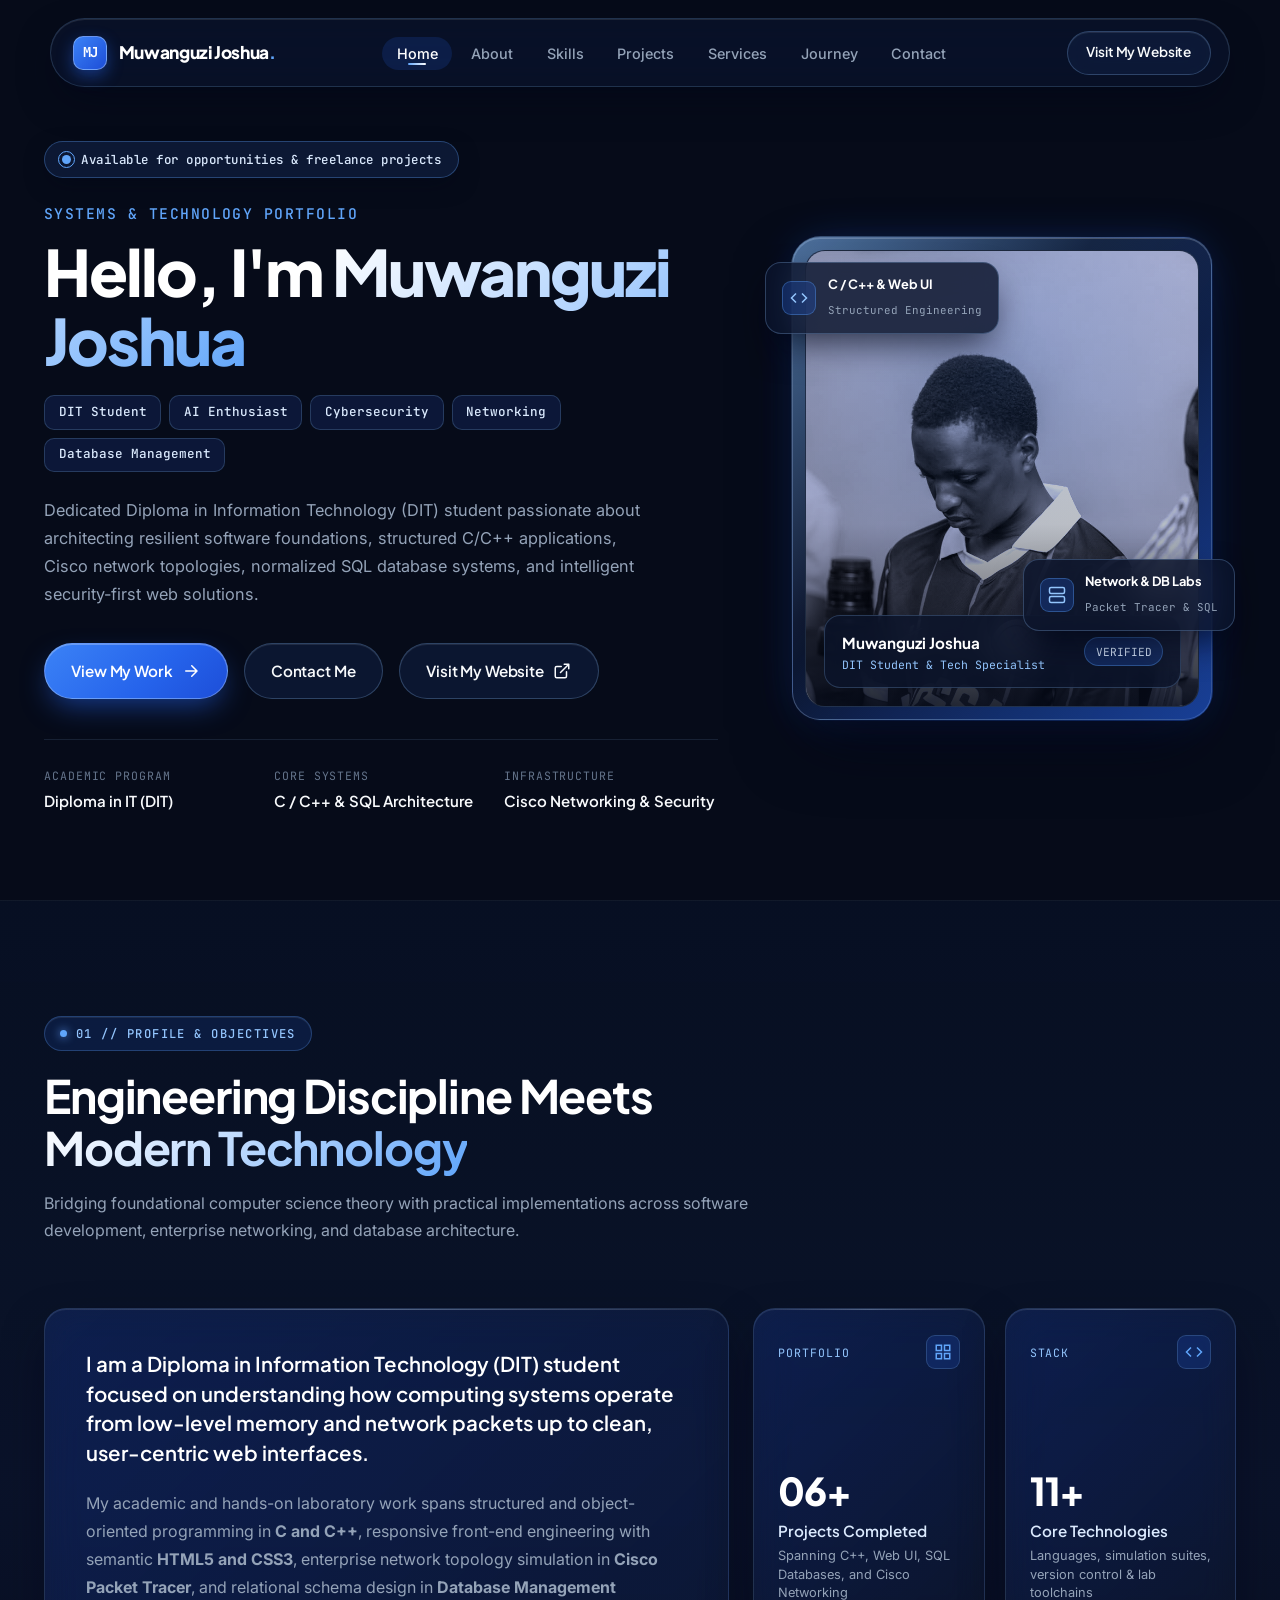
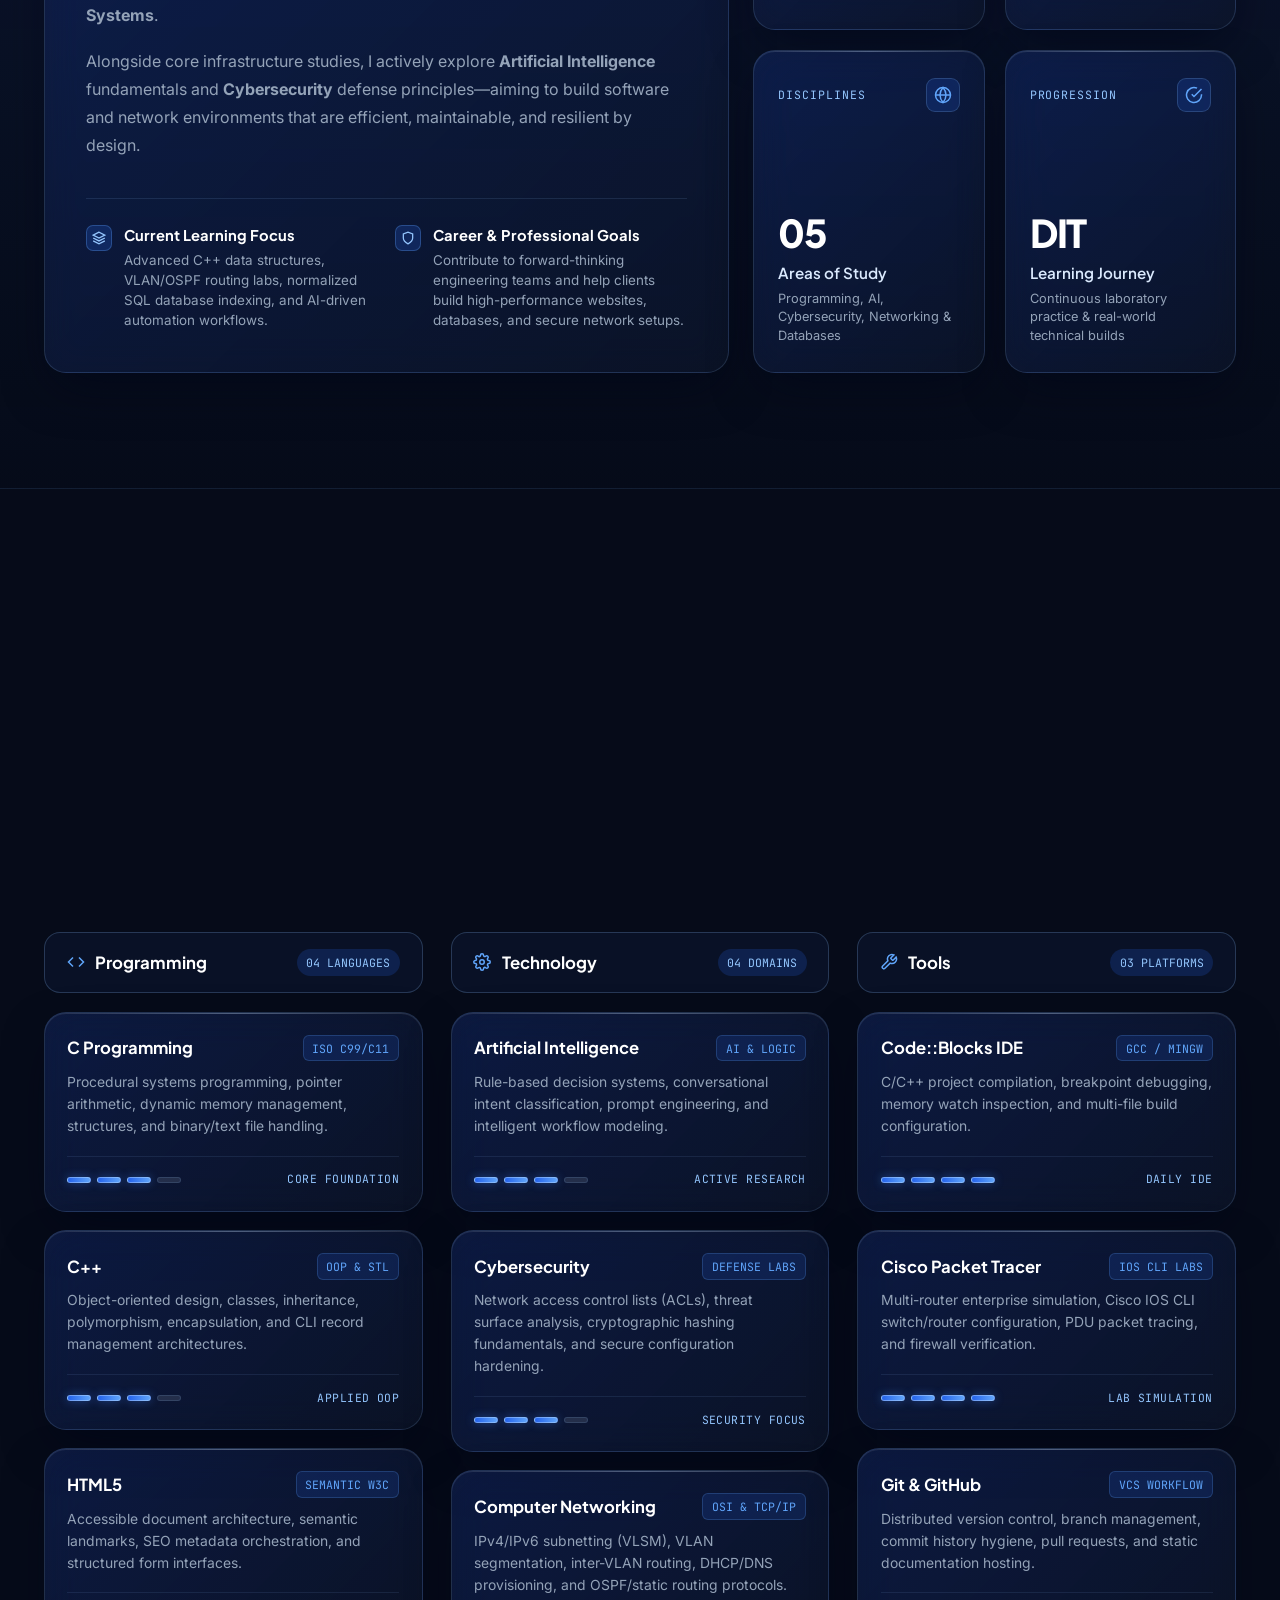
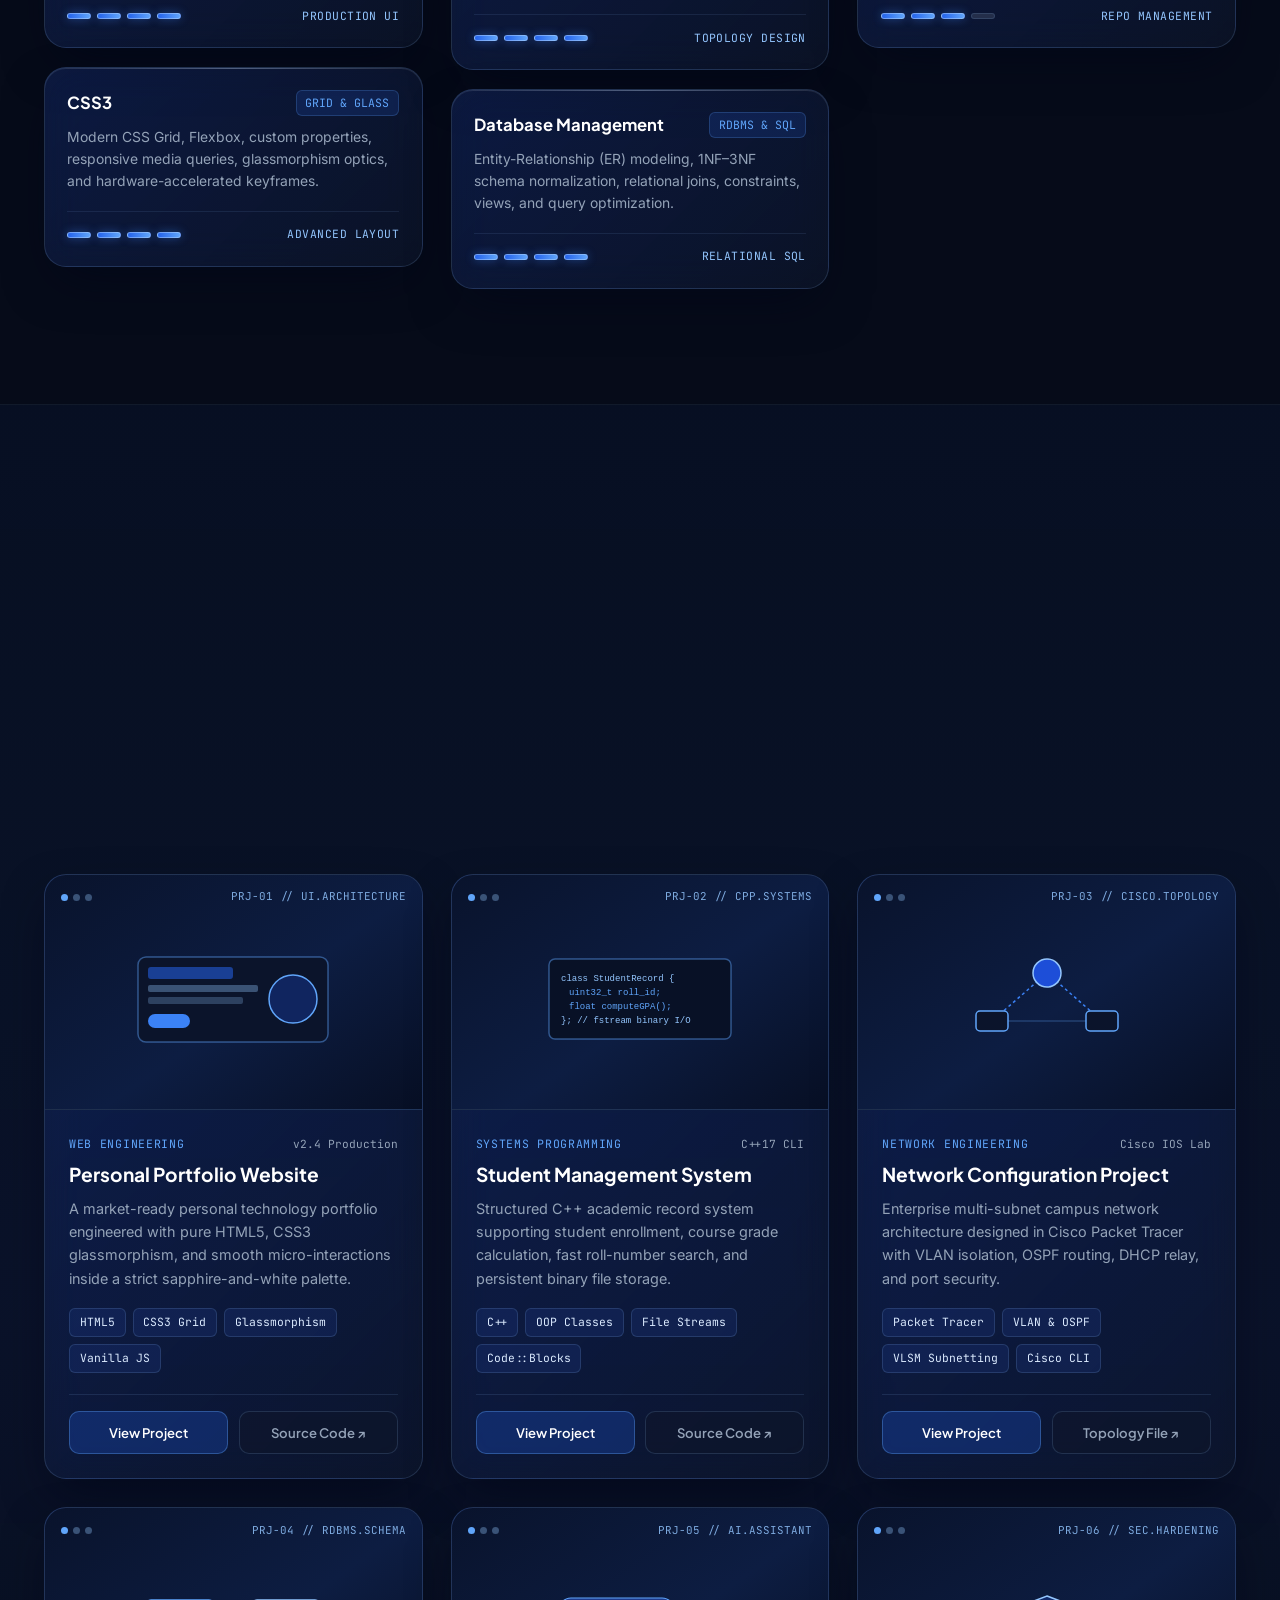
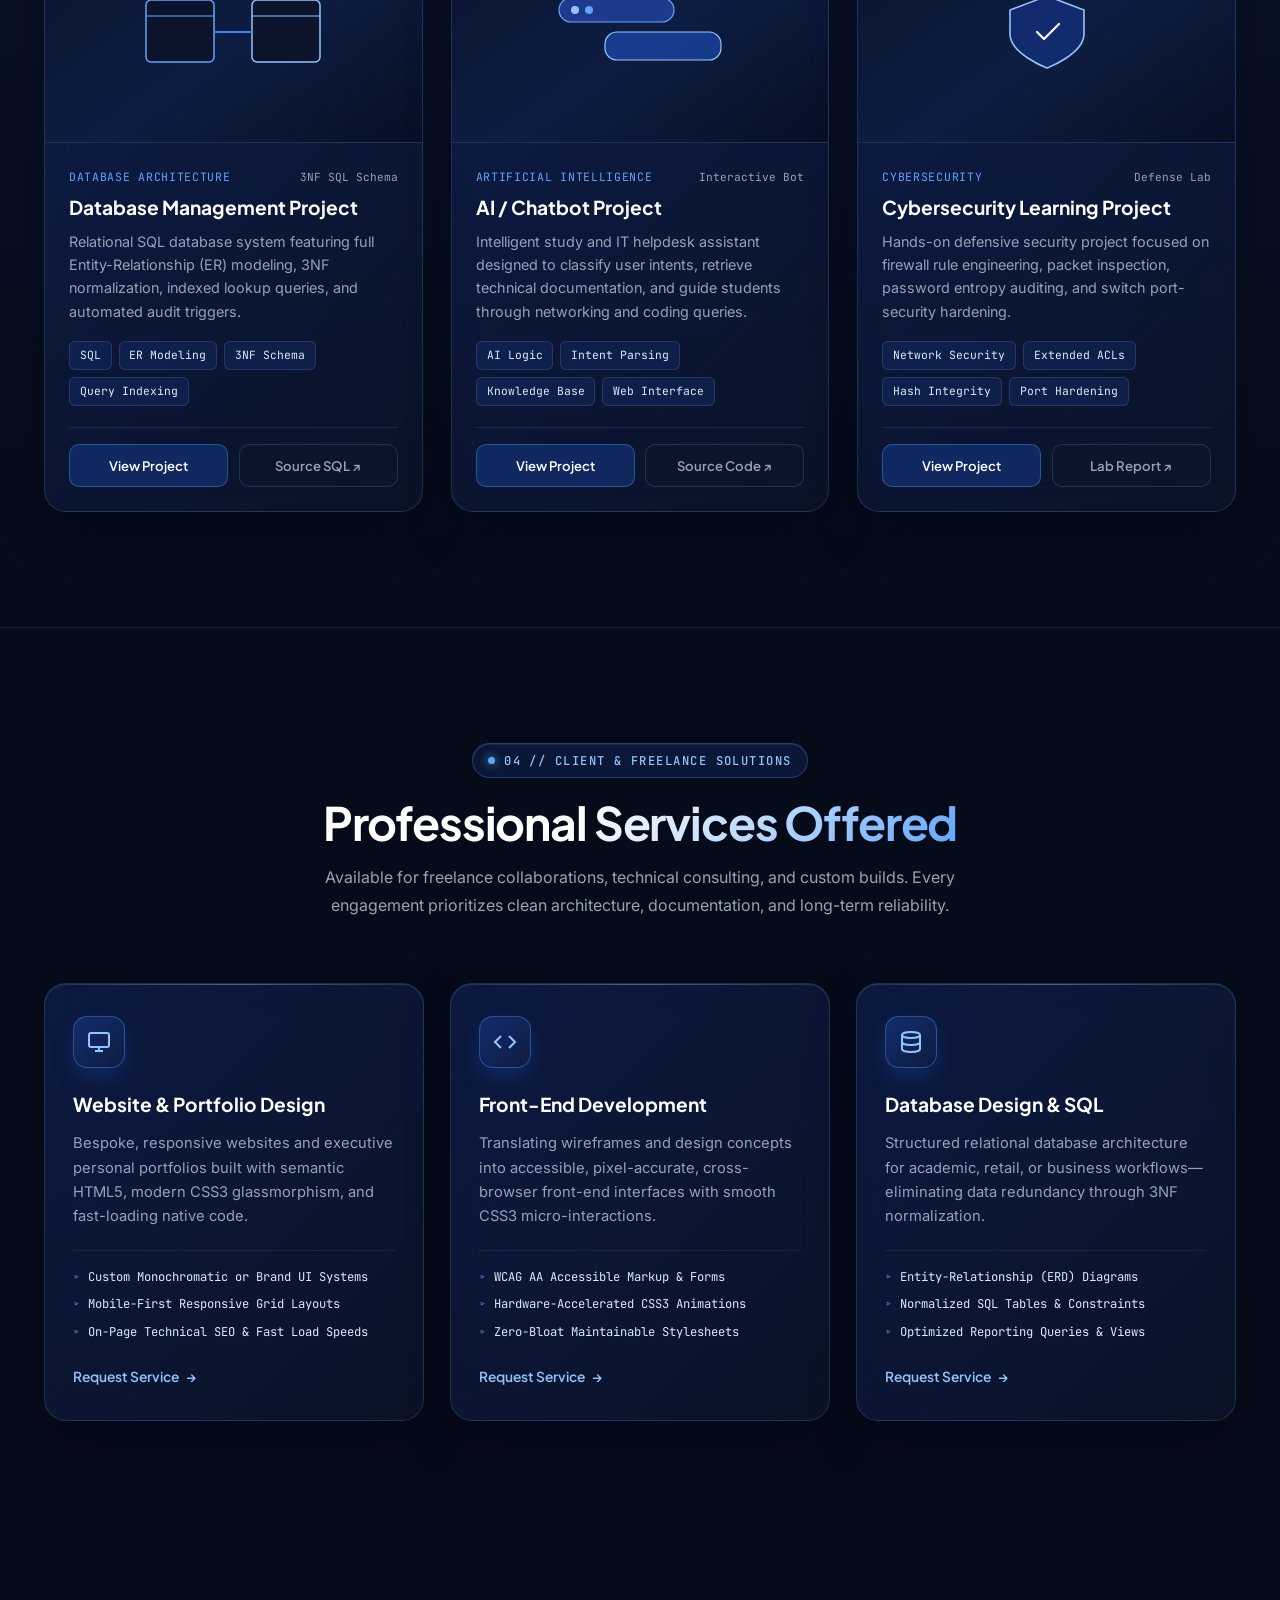
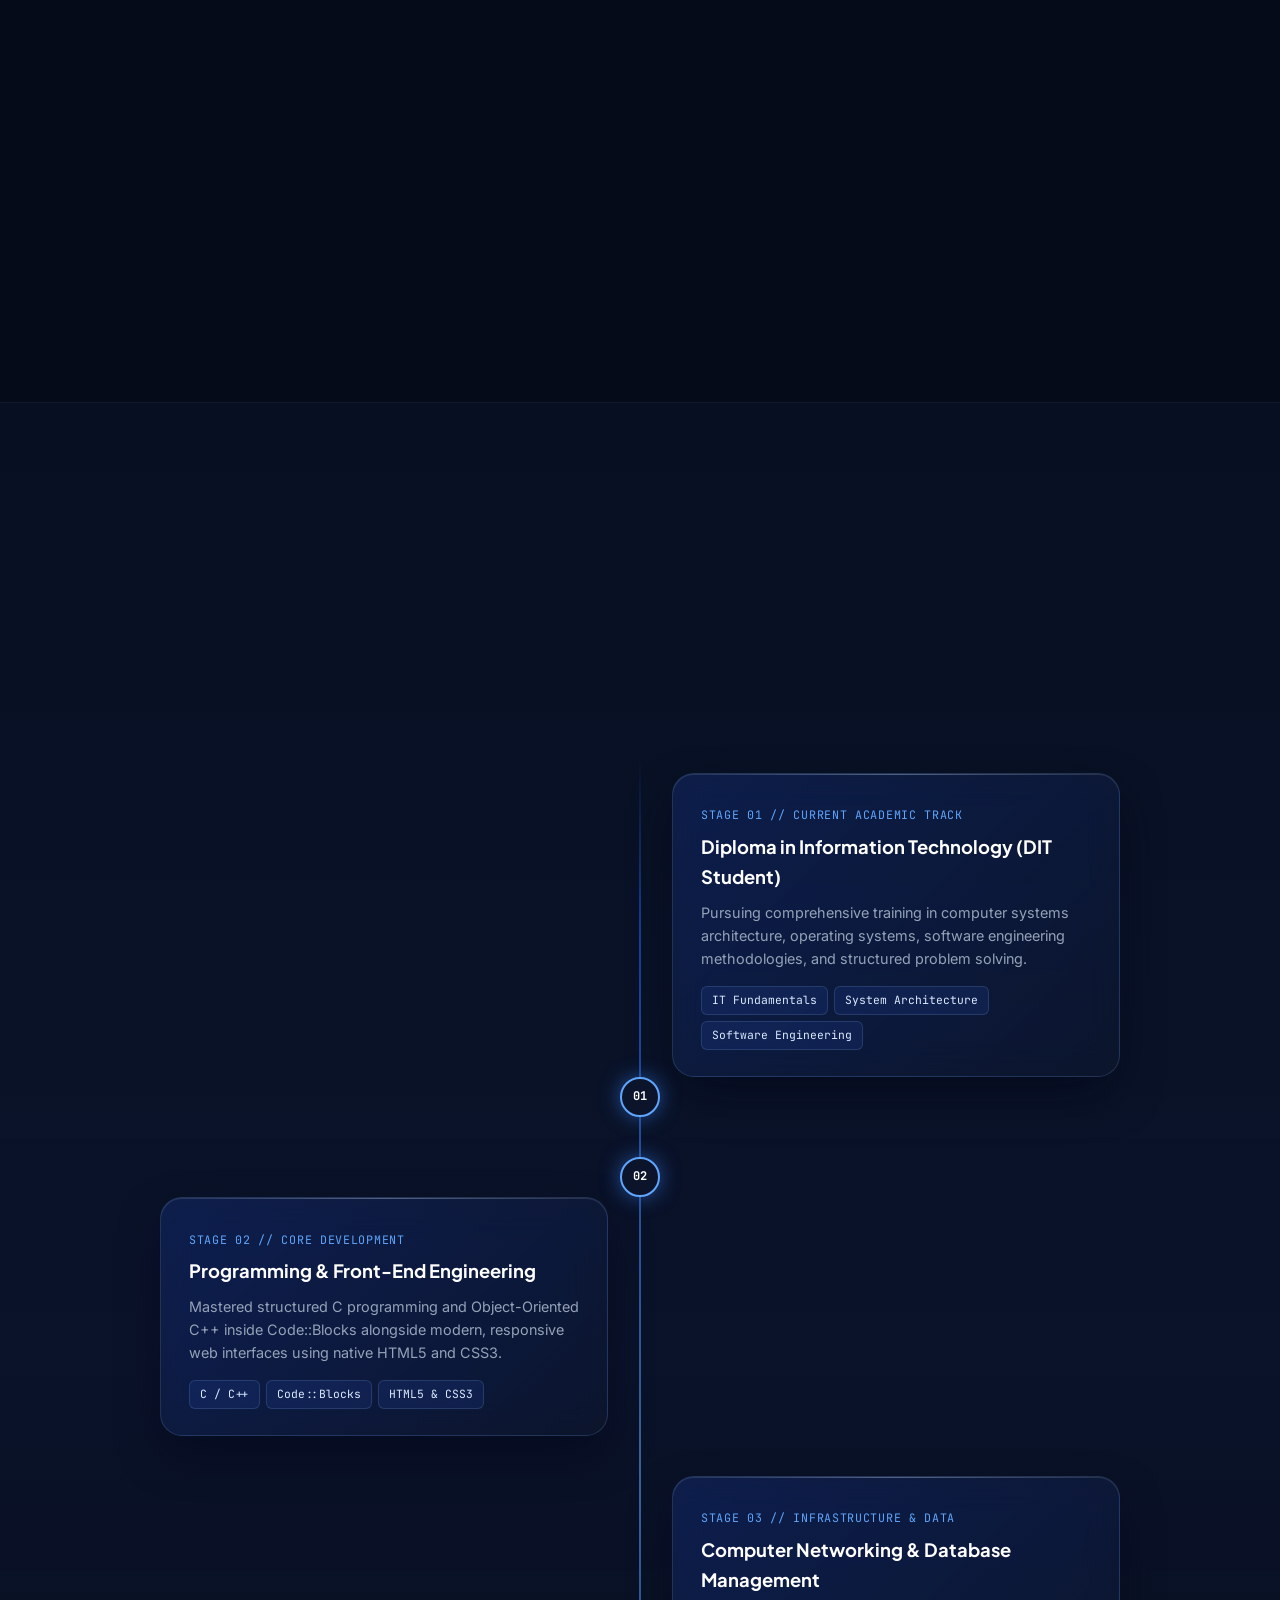
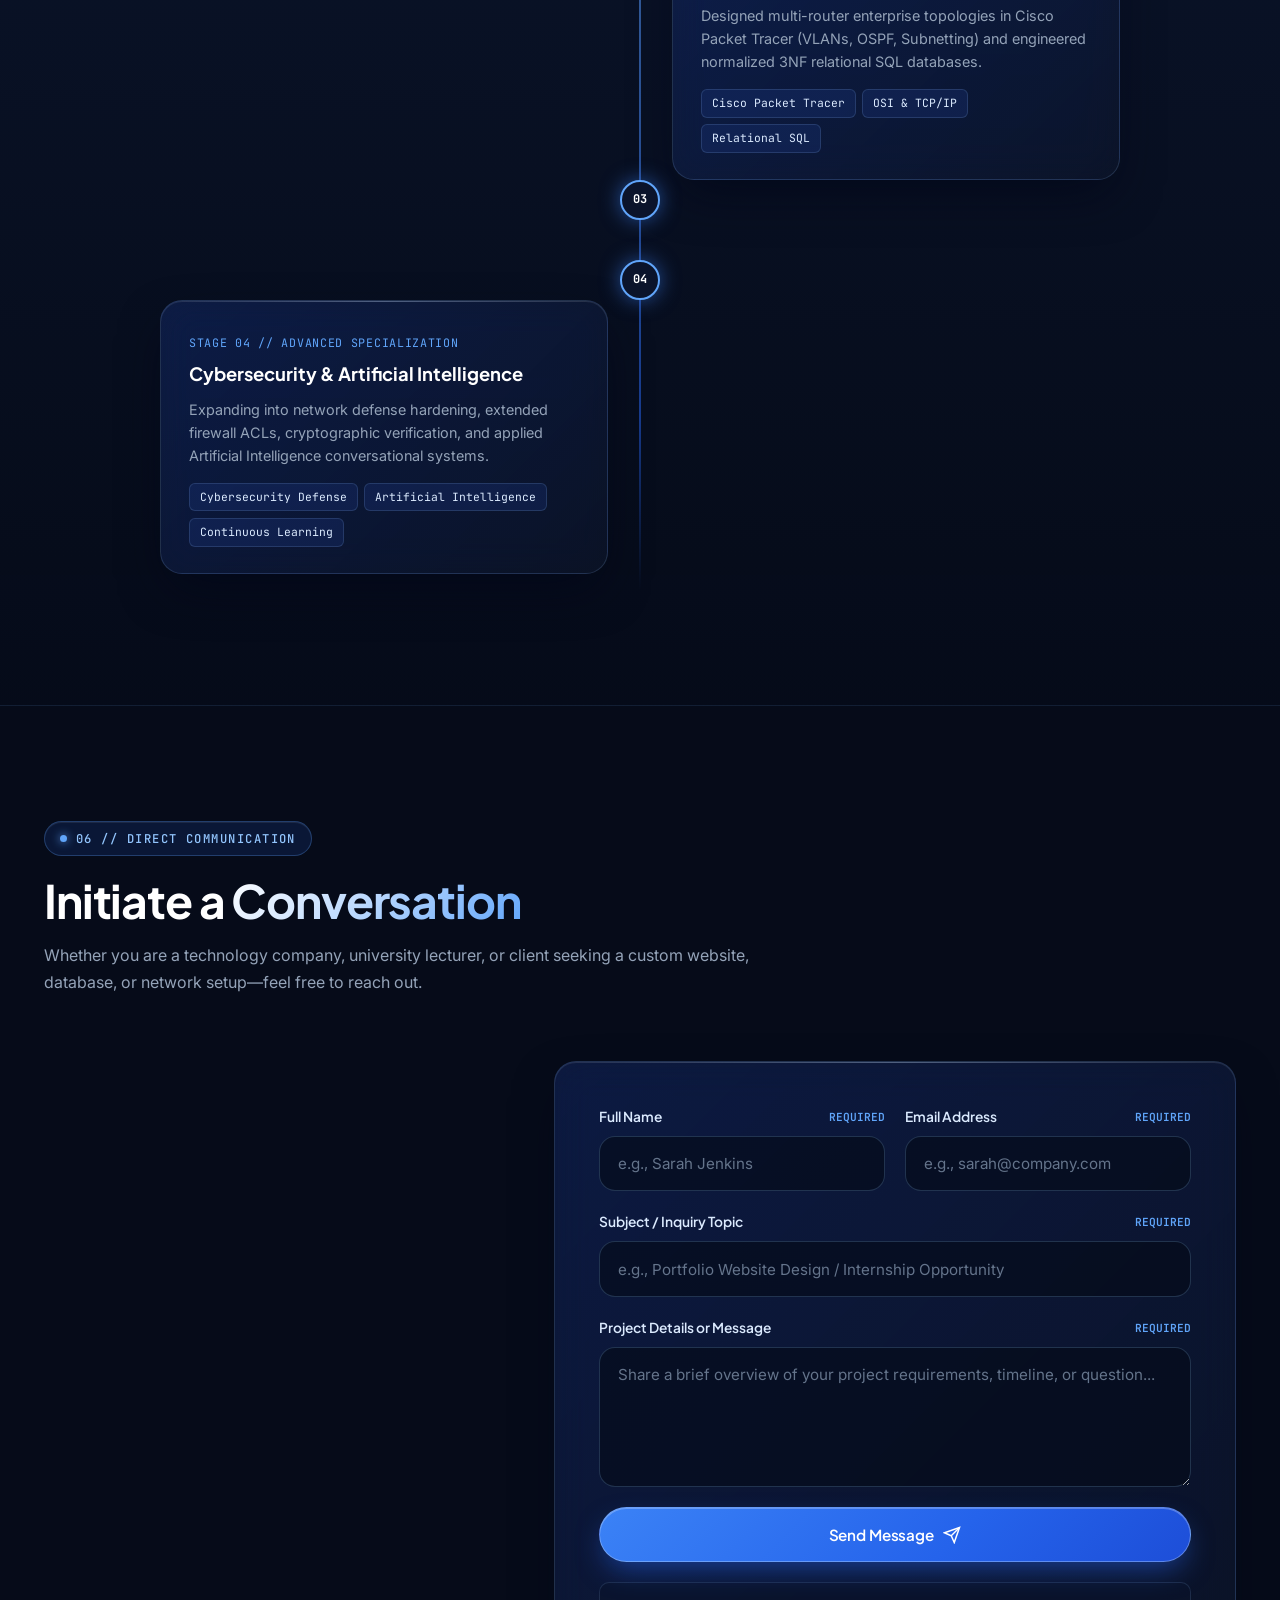
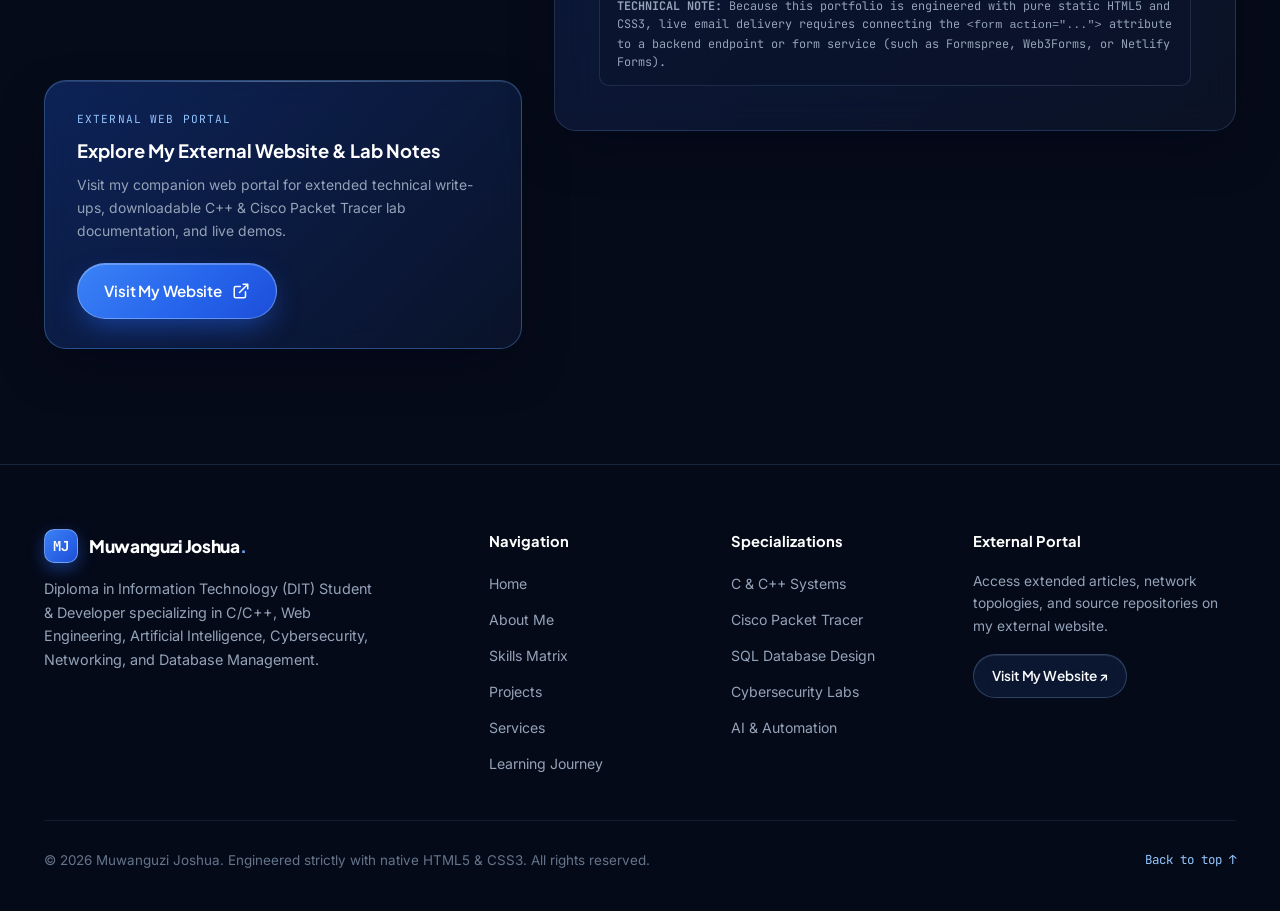
<file: index.html>
<!DOCTYPE html>
<html lang="en">
<head>
  <meta charset="UTF-8" />
  <meta name="viewport" content="width=device-width, initial-scale=1.0" />

  <!-- ====================================================================
       [EDIT SEO & PAGE TITLE HERE]
       Replace "Muwanguzi Joshua" and the description below with your own details.
       ==================================================================== -->
  <title>Muwanguzi Joshua — DIT Student | AI, Cybersecurity, Networking &amp; Database Portfolio</title>
  <meta
    name="description"
    content="Official technology portfolio of Muwanguzi Joshua — Diploma in Information Technology (DIT) Student specializing in C/C++ Programming, Artificial Intelligence, Cybersecurity, Computer Networking, and Database Management."
  />
  <meta name="author" content="Muwanguzi Joshua" />
  <meta name="theme-color" content="#060B19" />

  <!-- Open Graph / Social Sharing Metadata -->
  <meta property="og:type" content="website" />
  <meta property="og:title" content="Muwanguzi Joshua — Technology &amp; Systems Engineering Portfolio" />
  <meta
    property="og:description"
    content="DIT Student | AI Enthusiast | Cybersecurity | Networking | Database Management. Explore projects, technical skills, and client services."
  />
  <meta property="og:url" content="https://example.com" />

  <!-- Google Fonts with Native System Font Stack Fallbacks -->
  <link rel="preconnect" href="https://fonts.googleapis.com" />
  <link rel="preconnect" href="https://fonts.gstatic.com" crossorigin />
  <link
    href="https://fonts.googleapis.com/css2?family=Inter:wght@400;500;600&amp;family=JetBrains+Mono:wght@400;500;700&amp;family=Plus+Jakarta+Sans:wght@600;700;800&amp;display=swap"
    rel="stylesheet"
  />

  <!-- Main Stylesheet (Strictly Native CSS3 — Zero Frameworks) -->
  <link rel="stylesheet" href="css/style.css" />
</head>
<body>
  <!-- Skip to Main Content Link for Keyboard & Screen Reader Accessibility -->
  <a href="#main-content" class="skip-link">Skip to main content</a>

  <!-- ====================================================================
       ATMOSPHERIC MONOCHROMATIC BLUE BACKGROUND CANVAS
       ==================================================================== -->
  <div class="ambient-canvas" aria-hidden="true">
    <div class="ambient-grid"></div>
    <div class="ambient-orb ambient-orb--one"></div>
    <div class="ambient-orb ambient-orb--two"></div>
    <div class="ambient-orb ambient-orb--three"></div>
  </div>

  <!-- ====================================================================
       A. STICKY GLASSMORPHISM NAVIGATION BAR
       ==================================================================== -->
  <header class="site-header" id="site-header">
    <nav class="nav-shell" aria-label="Primary Navigation">
      <!-- [EDIT NAME / LOGO HERE]: Change "MJ" and "Muwanguzi Joshua" to your initials and name -->
      <a href="#home" class="brand-logo" aria-label="Muwanguzi Joshua Home">
        <span class="brand-logo__mark">MJ</span>
        <span>Muwanguzi Joshua<span class="brand-logo__dot">.</span></span>
      </a>

      <!-- Primary Section Links -->
      <ul class="nav-links" id="nav-links">
        <li><a href="#home" class="nav-link is-active">Home</a></li>
        <li><a href="#about" class="nav-link">About</a></li>
        <li><a href="#skills" class="nav-link">Skills</a></li>
        <li><a href="#projects" class="nav-link">Projects</a></li>
        <li><a href="#services" class="nav-link">Services</a></li>
        <li><a href="#journey" class="nav-link">Journey</a></li>
        <li><a href="#contact" class="nav-link">Contact</a></li>
      </ul>

      <div class="nav-actions">
        <!-- ================================================================
             [EDIT EXTERNAL WEBSITE URL HERE]
             Replace "https://example.com" with your external website or blog URL.
             ================================================================ -->
        <a
          href="new 5.html"
          target="_blank"
          rel="noopener noreferrer"
          class="btn btn--glass btn--sm"
          aria-label="Visit My External Website (opens in a new tab)"
        >
          <span>Visit My Website</span>
        </a>

        <!-- Mobile Hamburger Menu Toggle -->
        <button
          type="button"
          class="menu-toggle"
          id="menu-toggle"
          aria-expanded="false"
          aria-controls="nav-links"
          aria-label="Toggle navigation menu"
        >
          <span class="menu-toggle__bar"></span>
          <span class="menu-toggle__bar"></span>
          <span class="menu-toggle__bar"></span>
        </button>
      </div>
    </nav>
  </header>

  <!-- ====================================================================
       MAIN PORTFOLIO CONTENT
       ==================================================================== -->
  <main id="main-content">

    <!-- ==================================================================
         B. HERO SECTION
         ================================================================== -->
    <section class="hero-section" id="home" aria-labelledby="hero-heading">
      <div class="container">
        <div class="hero-grid">

          <!-- Left Column: Identity, Headline, Disciplines & CTAs -->
          <div class="hero-content">
            <!-- Availability Status Indicator -->
            <div class="status-pill">
              <span class="status-pill__beacon" aria-hidden="true"></span>
              <span class="status-pill__text">Available for opportunities &amp; freelance projects</span>
            </div>

            <!-- [EDIT NAME HERE]: Replace "Muwanguzi Joshua" with your full name -->
            <span class="hero-greeting">SYSTEMS &amp; TECHNOLOGY PORTFOLIO</span>
            <h1 class="hero-title" id="hero-heading">
              Hello, I'm <span class="text-gradient-blue">Muwanguzi Joshua</span>
            </h1>

            <!-- [EDIT PROFESSIONAL TITLE / DISCIPLINES HERE] -->
            <div class="hero-disciplines" aria-label="Core Professional Disciplines">
              <span class="discipline-chip">DIT Student</span>
              <span class="discipline-chip">AI Enthusiast</span>
              <span class="discipline-chip">Cybersecurity</span>
              <span class="discipline-chip">Networking</span>
              <span class="discipline-chip">Database Management</span>
            </div>

            <!-- [EDIT HERO INTRODUCTION HERE] -->
            <p class="hero-description">
              Dedicated Diploma in Information Technology (DIT) student passionate about architecting resilient software foundations, structured C/C++ applications, Cisco network topologies, normalized SQL database systems, and intelligent security-first web solutions.
            </p>

            <!-- Primary Call-To-Action Buttons -->
            <div class="hero-cta-group">
              <a href="#projects" class="btn btn--primary">
                <span>View My Work</span>
                <svg viewBox="0 0 24 24" fill="none" stroke="currentColor" stroke-width="2" aria-hidden="true">
                  <path d="M5 12h14M13 5l7 7-7 7" stroke-linecap="round" stroke-linejoin="round" />
                </svg>
              </a>
              <a href="#contact" class="btn btn--glass">
                <span>Contact Me</span>
              </a>
              <!-- [EDIT EXTERNAL WEBSITE URL HERE] -->
              <a
                href="https://example.com"
                target="_blank"
                rel="noopener noreferrer"
                class="btn btn--glass"
                aria-label="Visit My External Website (opens in a new tab)"
              >
                <span>Visit My Website</span>
                <svg viewBox="0 0 24 24" fill="none" stroke="currentColor" stroke-width="2" aria-hidden="true">
                  <path d="M18 13v6a2 2 0 0 1-2 2H5a2 2 0 0 1-2-2V8a2 2 0 0 1 2-2h6M15 3h6v6M10 14L21 3" stroke-linecap="round" stroke-linejoin="round" />
                </svg>
              </a>
            </div>

            <!-- Architectural Telemetry Strip -->
            <div class="hero-QuickSpecs">
              <div>
                <span class="quick-spec__label">ACADEMIC PROGRAM</span>
                <span class="quick-spec__value">Diploma in IT (DIT)</span>
              </div>
              <div>
                <span class="quick-spec__label">CORE SYSTEMS</span>
                <span class="quick-spec__value">C / C++ &amp; SQL Architecture</span>
              </div>
              <div>
                <span class="quick-spec__label">INFRASTRUCTURE</span>
                <span class="quick-spec__value">Cisco Networking &amp; Security</span>
              </div>
            </div>
          </div>

          <!-- Right Column: Architectural Glass Portrait Container -->
          <div class="hero-visual">
            <div class="portrait-stage">
              <!-- Floating Glass Telemetry Badge 1 -->
              <div class="floating-badge floating-badge--top">
                <div class="floating-badge__icon" aria-hidden="true">
                  <svg width="18" height="18" viewBox="0 0 24 24" fill="none" stroke="currentColor" stroke-width="2">
                    <polyline points="16 18 22 12 16 6" />
                    <polyline points="8 6 2 12 8 18" />
                  </svg>
                </div>
                <div>
                  <span class="floating-badge__title">C / C++ &amp; Web UI</span>
                  <span class="floating-badge__sub">Structured Engineering</span>
                </div>
              </div>

              <!-- Floating Glass Telemetry Badge 2 -->
              <div class="floating-badge floating-badge--bottom">
                <div class="floating-badge__icon" aria-hidden="true">
                  <svg width="18" height="18" viewBox="0 0 24 24" fill="none" stroke="currentColor" stroke-width="2">
                    <rect x="2" y="2" width="20" height="8" rx="2" ry="2" />
                    <rect x="2" y="14" width="20" height="8" rx="2" ry="2" />
                    <line x1="6" y1="6" x2="6.01" y2="6" />
                    <line x1="6" y1="18" x2="6.01" y2="18" />
                  </svg>
                </div>
                <div>
                  <span class="floating-badge__title">Network &amp; DB Labs</span>
                  <span class="floating-badge__sub">Packet Tracer &amp; SQL</span>
                </div>
              </div>

              <!-- ============================================================
                   [EDIT PROFILE IMAGE HERE]
                   Replace the `src` attribute below with `"images/profile.jpg"`
                   or your own photo file path. Includes automatic fallback to
                   `images/profile.svg` if offline.
                   ============================================================ -->
              <div class="portrait-inner">
                <img
                  src="images/chaos.jpeg"
                  alt="Portrait of Muwanguzi Joshua, Diploma in Information Technology Student and Developer"
                  class="portrait-image"
                />
                <div class="portrait-overlay" aria-hidden="true"></div>
                <div class="portrait-caption">
                  <div>
                    <div class="portrait-caption__name">Muwanguzi Joshua</div>
                    <div class="portrait-caption__role">DIT Student &amp; Tech Specialist</div>
                  </div>
                  <span class="portrait-caption__badge">VERIFIED</span>
                </div>
              </div>
            </div>
          </div>

        </div>
      </div>
    </section>

    <!-- ==================================================================
         C. ABOUT ME SECTION (BENTO GRID + STATISTICS CARDS)
         ================================================================== -->
    <section class="section section--solid-band" id="about" aria-labelledby="about-heading">
      <div class="container">
        <div class="section-header reveal-on-scroll">
          <div class="eyebrow-pill">
            <span class="eyebrow-pill__dot" aria-hidden="true"></span>
            <span>01 // PROFILE &amp; OBJECTIVES</span>
          </div>
          <h2 class="section-title" id="about-heading">
            Engineering Discipline Meets <span class="text-gradient-blue">Modern Technology</span>
          </h2>
          <p class="section-subtitle">
            Bridging foundational computer science theory with practical implementations across software development, enterprise networking, and database architecture.
          </p>
        </div>

        <div class="about-bento">
          <!-- [EDIT BIOGRAPHY & GOALS HERE]: Customize your biography text -->
          <article class="glass-card about-bio-card reveal-on-scroll">
            <div>
              <p class="about-bio-card__lead">
                I am a Diploma in Information Technology (DIT) student focused on understanding how computing systems operate from low-level memory and network packets up to clean, user-centric web interfaces.
              </p>
              <p class="about-bio-card__text">
                My academic and hands-on laboratory work spans structured and object-oriented programming in <strong>C and C++</strong>, responsive front-end engineering with semantic <strong>HTML5 and CSS3</strong>, enterprise network topology simulation in <strong>Cisco Packet Tracer</strong>, and relational schema design in <strong>Database Management Systems</strong>.
              </p>
              <p class="about-bio-card__text">
                Alongside core infrastructure studies, I actively explore <strong>Artificial Intelligence</strong> fundamentals and <strong>Cybersecurity</strong> defense principles—aiming to build software and network environments that are efficient, maintainable, and resilient by design.
              </p>
            </div>

            <div class="about-pillars">
              <div class="about-pillar">
                <div class="about-pillar__marker" aria-hidden="true">
                  <svg width="14" height="14" viewBox="0 0 24 24" fill="none" stroke="currentColor" stroke-width="2.2">
                    <path d="M12 2L2 7l10 5 10-5-10-5zM2 17l10 5 10-5M2 12l10 5 10-5" />
                  </svg>
                </div>
                <div>
                  <h3 class="about-pillar__title">Current Learning Focus</h3>
                  <p class="about-pillar__desc">
                    Advanced C++ data structures, VLAN/OSPF routing labs, normalized SQL database indexing, and AI-driven automation workflows.
                  </p>
                </div>
              </div>

              <div class="about-pillar">
                <div class="about-pillar__marker" aria-hidden="true">
                  <svg width="14" height="14" viewBox="0 0 24 24" fill="none" stroke="currentColor" stroke-width="2.2">
                    <path d="M12 22s8-4 8-10V5l-8-3-8 3v7c0 6 8 10 8 10z" />
                  </svg>
                </div>
                <div>
                  <h3 class="about-pillar__title">Career &amp; Professional Goals</h3>
                  <p class="about-pillar__desc">
                    Contribute to forward-thinking engineering teams and help clients build high-performance websites, databases, and secure network setups.
                  </p>
                </div>
              </div>
            </div>
          </article>

          <!-- [EDIT STATISTICS CARDS HERE]: Realistic, editable academic & project metrics -->
          <div class="about-stats-grid">
            <div class="glass-card stat-card reveal-on-scroll">
              <div class="stat-card__top">
                <span class="stat-card__tag">PORTFOLIO</span>
                <div class="stat-card__icon" aria-hidden="true">
                  <svg width="18" height="18" viewBox="0 0 24 24" fill="none" stroke="currentColor" stroke-width="2">
                    <rect x="3" y="3" width="7" height="7" />
                    <rect x="14" y="3" width="7" height="7" />
                    <rect x="14" y="14" width="7" height="7" />
                    <rect x="3" y="14" width="7" height="7" />
                  </svg>
                </div>
              </div>
              <div>
                <div class="stat-card__number">06+</div>
                <div class="stat-card__label">Projects Completed</div>
                <p class="stat-card__caption">Spanning C++, Web UI, SQL Databases, and Cisco Networking</p>
              </div>
            </div>

            <div class="glass-card stat-card reveal-on-scroll">
              <div class="stat-card__top">
                <span class="stat-card__tag">STACK</span>
                <div class="stat-card__icon" aria-hidden="true">
                  <svg width="18" height="18" viewBox="0 0 24 24" fill="none" stroke="currentColor" stroke-width="2">
                    <polyline points="16 18 22 12 16 6" />
                    <polyline points="8 6 2 12 8 18" />
                  </svg>
                </div>
              </div>
              <div>
                <div class="stat-card__number">11+</div>
                <div class="stat-card__label">Core Technologies</div>
                <p class="stat-card__caption">Languages, simulation suites, version control &amp; lab toolchains</p>
              </div>
            </div>

            <div class="glass-card stat-card reveal-on-scroll">
              <div class="stat-card__top">
                <span class="stat-card__tag">DISCIPLINES</span>
                <div class="stat-card__icon" aria-hidden="true">
                  <svg width="18" height="18" viewBox="0 0 24 24" fill="none" stroke="currentColor" stroke-width="2">
                    <circle cx="12" cy="12" r="10" />
                    <line x1="2" y1="12" x2="22" y2="12" />
                    <path d="M12 2a15.3 15.3 0 0 1 4 10 15.3 15.3 0 0 1-4 10 15.3 15.3 0 0 1-4-10 15.3 15.3 0 0 1 4-10z" />
                  </svg>
                </div>
              </div>
              <div>
                <div class="stat-card__number">05</div>
                <div class="stat-card__label">Areas of Study</div>
                <p class="stat-card__caption">Programming, AI, Cybersecurity, Networking &amp; Databases</p>
              </div>
            </div>

            <div class="glass-card stat-card reveal-on-scroll">
              <div class="stat-card__top">
                <span class="stat-card__tag">PROGRESSION</span>
                <div class="stat-card__icon" aria-hidden="true">
                  <svg width="18" height="18" viewBox="0 0 24 24" fill="none" stroke="currentColor" stroke-width="2">
                    <path d="M22 11.08V12a10 10 0 1 1-5.93-9.14" />
                    <polyline points="22 4 12 14.01 9 11.01" />
                  </svg>
                </div>
              </div>
              <div>
                <div class="stat-card__number">DIT</div>
                <div class="stat-card__label">Learning Journey</div>
                <p class="stat-card__caption">Continuous laboratory practice &amp; real-world technical builds</p>
              </div>
            </div>
          </div>
        </div>
      </div>
    </section>

    <!-- ==================================================================
         D. SKILLS SECTION (PROGRAMMING, TECHNOLOGY, TOOLS)
         ================================================================== -->
    <section class="section" id="skills" aria-labelledby="skills-heading">
      <div class="container">
        <div class="section-header section-header--center reveal-on-scroll">
          <div class="eyebrow-pill">
            <span class="eyebrow-pill__dot" aria-hidden="true"></span>
            <span>02 // TECHNICAL CAPABILITIES</span>
          </div>
          <h2 class="section-title" id="skills-heading">
            Categorized <span class="text-gradient-blue">Skills Matrix</span>
          </h2>
          <p class="section-subtitle">
            Organized across core programming languages, technical specializations, and industry engineering tools—using clean architectural capability tiers rather than arbitrary percentages.
          </p>
        </div>

        <!-- Interactive Category Filter Tabs -->
        <div class="skills-tabs reveal-on-scroll" role="tablist" aria-label="Filter skills by category">
          <button type="button" class="skill-tab-btn is-active" data-skill-filter="all">All Capabilities (11)</button>
          <button type="button" class="skill-tab-btn" data-skill-filter="programming">Programming (04)</button>
          <button type="button" class="skill-tab-btn" data-skill-filter="technology">Technology (04)</button>
          <button type="button" class="skill-tab-btn" data-skill-filter="tools">Tools &amp; Environment (03)</button>
        </div>

        <!-- ================================================================
             [EDIT SKILLS HERE]
             Each `.skill-domain-column` represents a category. Add or edit
             `.skill-card` blocks below. Adjust `.tier-node.is-filled` count
             (out of 4 nodes) to indicate visual proficiency tier.
             ================================================================ -->
        <div class="skills-category-grid" id="skills-grid">

          <!-- COLUMN 1: PROGRAMMING -->
          <div class="skill-domain-column reveal-on-scroll" data-domain="programming">
            <div class="skill-domain-header">
              <h3 class="skill-domain-header__title">
                <svg width="18" height="18" viewBox="0 0 24 24" fill="none" stroke="#60A5FA" stroke-width="2" aria-hidden="true">
                  <polyline points="16 18 22 12 16 6" />
                  <polyline points="8 6 2 12 8 18" />
                </svg>
                <span>Programming</span>
              </h3>
              <span class="skill-domain-header__badge">04 LANGUAGES</span>
            </div>

            <!-- Skill: C -->
            <article class="glass-card skill-card">
              <div class="skill-card__top">
                <h4 class="skill-card__name">C Programming</h4>
                <span class="skill-card__code">ISO C99/C11</span>
              </div>
              <p class="skill-card__desc">
                Procedural systems programming, pointer arithmetic, dynamic memory management, structures, and binary/text file handling.
              </p>
              <div class="skill-card__indicator" aria-label="Proficiency Tier: Strong Foundation">
                <div class="tier-nodes" aria-hidden="true">
                  <span class="tier-node is-filled"></span>
                  <span class="tier-node is-filled"></span>
                  <span class="tier-node is-filled"></span>
                  <span class="tier-node"></span>
                </div>
                <span class="tier-label">CORE FOUNDATION</span>
              </div>
            </article>

            <!-- Skill: C++ -->
            <article class="glass-card skill-card">
              <div class="skill-card__top">
                <h4 class="skill-card__name">C++</h4>
                <span class="skill-card__code">OOP &amp; STL</span>
              </div>
              <p class="skill-card__desc">
                Object-oriented design, classes, inheritance, polymorphism, encapsulation, and CLI record management architectures.
              </p>
              <div class="skill-card__indicator" aria-label="Proficiency Tier: Applied Systems">
                <div class="tier-nodes" aria-hidden="true">
                  <span class="tier-node is-filled"></span>
                  <span class="tier-node is-filled"></span>
                  <span class="tier-node is-filled"></span>
                  <span class="tier-node"></span>
                </div>
                <span class="tier-label">APPLIED OOP</span>
              </div>
            </article>

            <!-- Skill: HTML5 -->
            <article class="glass-card skill-card">
              <div class="skill-card__top">
                <h4 class="skill-card__name">HTML5</h4>
                <span class="skill-card__code">SEMANTIC W3C</span>
              </div>
              <p class="skill-card__desc">
                Accessible document architecture, semantic landmarks, SEO metadata orchestration, and structured form interfaces.
              </p>
              <div class="skill-card__indicator" aria-label="Proficiency Tier: Production Ready">
                <div class="tier-nodes" aria-hidden="true">
                  <span class="tier-node is-filled"></span>
                  <span class="tier-node is-filled"></span>
                  <span class="tier-node is-filled"></span>
                  <span class="tier-node is-filled"></span>
                </div>
                <span class="tier-label">PRODUCTION UI</span>
              </div>
            </article>

            <!-- Skill: CSS3 -->
            <article class="glass-card skill-card">
              <div class="skill-card__top">
                <h4 class="skill-card__name">CSS3</h4>
                <span class="skill-card__code">GRID &amp; GLASS</span>
              </div>
              <p class="skill-card__desc">
                Modern CSS Grid, Flexbox, custom properties, responsive media queries, glassmorphism optics, and hardware-accelerated keyframes.
              </p>
              <div class="skill-card__indicator" aria-label="Proficiency Tier: Production Ready">
                <div class="tier-nodes" aria-hidden="true">
                  <span class="tier-node is-filled"></span>
                  <span class="tier-node is-filled"></span>
                  <span class="tier-node is-filled"></span>
                  <span class="tier-node is-filled"></span>
                </div>
                <span class="tier-label">ADVANCED LAYOUT</span>
              </div>
            </article>
          </div>

          <!-- COLUMN 2: TECHNOLOGY -->
          <div class="skill-domain-column reveal-on-scroll" data-domain="technology">
            <div class="skill-domain-header">
              <h3 class="skill-domain-header__title">
                <svg width="18" height="18" viewBox="0 0 24 24" fill="none" stroke="#60A5FA" stroke-width="2" aria-hidden="true">
                  <circle cx="12" cy="12" r="3" />
                  <path d="M19.4 15a1.65 1.65 0 0 0 .33 1.82l.06.06a2 2 0 0 1 0 2.83 2 2 0 0 1-2.83 0l-.06-.06a1.65 1.65 0 0 0-1.82-.33 1.65 1.65 0 0 0-1 1.51V21a2 2 0 0 1-2 2 2 2 0 0 1-2-2v-.09A1.65 1.65 0 0 0 9 19.4a1.65 1.65 0 0 0-1.82.33l-.06.06a2 2 0 0 1-2.83 0 2 2 0 0 1 0-2.83l.06-.06a1.65 1.65 0 0 0 .33-1.82 1.65 1.65 0 0 0-1.51-1H3a2 2 0 0 1-2-2 2 2 0 0 1 2-2h.09A1.65 1.65 0 0 0 4.6 9a1.65 1.65 0 0 0-.33-1.82l-.06-.06a2 2 0 0 1 0-2.83 2 2 0 0 1 2.83 0l.06.06a1.65 1.65 0 0 0 1.82.33H9a1.65 1.65 0 0 0 1-1.51V3a2 2 0 0 1 2-2 2 2 0 0 1 2 2v.09a1.65 1.65 0 0 0 1 1.51 1.65 1.65 0 0 0 1.82-.33l.06-.06a2 2 0 0 1 2.83 0 2 2 0 0 1 0 2.83l-.06.06a1.65 1.65 0 0 0-.33 1.82V9a1.65 1.65 0 0 0 1.51 1H21a2 2 0 0 1 2 2 2 2 0 0 1-2 2h-.09a1.65 1.65 0 0 0-1.51 1z" />
                </svg>
                <span>Technology</span>
              </h3>
              <span class="skill-domain-header__badge">04 DOMAINS</span>
            </div>

            <!-- Skill: Artificial Intelligence -->
            <article class="glass-card skill-card">
              <div class="skill-card__top">
                <h4 class="skill-card__name">Artificial Intelligence</h4>
                <span class="skill-card__code">AI &amp; LOGIC</span>
              </div>
              <p class="skill-card__desc">
                Rule-based decision systems, conversational intent classification, prompt engineering, and intelligent workflow modeling.
              </p>
              <div class="skill-card__indicator" aria-label="Proficiency Tier: Applied Exploration">
                <div class="tier-nodes" aria-hidden="true">
                  <span class="tier-node is-filled"></span>
                  <span class="tier-node is-filled"></span>
                  <span class="tier-node is-filled"></span>
                  <span class="tier-node"></span>
                </div>
                <span class="tier-label">ACTIVE RESEARCH</span>
              </div>
            </article>

            <!-- Skill: Cybersecurity -->
            <article class="glass-card skill-card">
              <div class="skill-card__top">
                <h4 class="skill-card__name">Cybersecurity</h4>
                <span class="skill-card__code">DEFENSE LABS</span>
              </div>
              <p class="skill-card__desc">
                Network access control lists (ACLs), threat surface analysis, cryptographic hashing fundamentals, and secure configuration hardening.
              </p>
              <div class="skill-card__indicator" aria-label="Proficiency Tier: Defensive Fundamentals">
                <div class="tier-nodes" aria-hidden="true">
                  <span class="tier-node is-filled"></span>
                  <span class="tier-node is-filled"></span>
                  <span class="tier-node is-filled"></span>
                  <span class="tier-node"></span>
                </div>
                <span class="tier-label">SECURITY FOCUS</span>
              </div>
            </article>

            <!-- Skill: Networking -->
            <article class="glass-card skill-card">
              <div class="skill-card__top">
                <h4 class="skill-card__name">Computer Networking</h4>
                <span class="skill-card__code">OSI &amp; TCP/IP</span>
              </div>
              <p class="skill-card__desc">
                IPv4/IPv6 subnetting (VLSM), VLAN segmentation, inter-VLAN routing, DHCP/DNS provisioning, and OSPF/static routing protocols.
              </p>
              <div class="skill-card__indicator" aria-label="Proficiency Tier: Strong Lab Architecture">
                <div class="tier-nodes" aria-hidden="true">
                  <span class="tier-node is-filled"></span>
                  <span class="tier-node is-filled"></span>
                  <span class="tier-node is-filled"></span>
                  <span class="tier-node is-filled"></span>
                </div>
                <span class="tier-label">TOPOLOGY DESIGN</span>
              </div>
            </article>

            <!-- Skill: Database Management -->
            <article class="glass-card skill-card">
              <div class="skill-card__top">
                <h4 class="skill-card__name">Database Management</h4>
                <span class="skill-card__code">RDBMS &amp; SQL</span>
              </div>
              <p class="skill-card__desc">
                Entity-Relationship (ER) modeling, 1NF–3NF schema normalization, relational joins, constraints, views, and query optimization.
              </p>
              <div class="skill-card__indicator" aria-label="Proficiency Tier: Relational Architecture">
                <div class="tier-nodes" aria-hidden="true">
                  <span class="tier-node is-filled"></span>
                  <span class="tier-node is-filled"></span>
                  <span class="tier-node is-filled"></span>
                  <span class="tier-node is-filled"></span>
                </div>
                <span class="tier-label">RELATIONAL SQL</span>
              </div>
            </article>
          </div>

          <!-- COLUMN 3: TOOLS -->
          <div class="skill-domain-column reveal-on-scroll" data-domain="tools">
            <div class="skill-domain-header">
              <h3 class="skill-domain-header__title">
                <svg width="18" height="18" viewBox="0 0 24 24" fill="none" stroke="#60A5FA" stroke-width="2" aria-hidden="true">
                  <path d="M14.7 6.3a1 1 0 0 0 0 1.4l1.6 1.6a1 1 0 0 0 1.4 0l3.77-3.77a6 6 0 0 1-7.94 7.94l-6.91 6.91a2.12 2.12 0 0 1-3-3l6.91-6.91a6 6 0 0 1 7.94-7.94l-3.76 3.76z" />
                </svg>
                <span>Tools</span>
              </h3>
              <span class="skill-domain-header__badge">03 PLATFORMS</span>
            </div>

            <!-- Tool: Code::Blocks -->
            <article class="glass-card skill-card">
              <div class="skill-card__top">
                <h4 class="skill-card__name">Code::Blocks IDE</h4>
                <span class="skill-card__code">GCC / MINGW</span>
              </div>
              <p class="skill-card__desc">
                C/C++ project compilation, breakpoint debugging, memory watch inspection, and multi-file build configuration.
              </p>
              <div class="skill-card__indicator" aria-label="Proficiency Tier: Daily Workflow">
                <div class="tier-nodes" aria-hidden="true">
                  <span class="tier-node is-filled"></span>
                  <span class="tier-node is-filled"></span>
                  <span class="tier-node is-filled"></span>
                  <span class="tier-node is-filled"></span>
                </div>
                <span class="tier-label">DAILY IDE</span>
              </div>
            </article>

            <!-- Tool: Cisco Packet Tracer -->
            <article class="glass-card skill-card">
              <div class="skill-card__top">
                <h4 class="skill-card__name">Cisco Packet Tracer</h4>
                <span class="skill-card__code">IOS CLI LABS</span>
              </div>
              <p class="skill-card__desc">
                Multi-router enterprise simulation, Cisco IOS CLI switch/router configuration, PDU packet tracing, and firewall verification.
              </p>
              <div class="skill-card__indicator" aria-label="Proficiency Tier: Advanced Simulation">
                <div class="tier-nodes" aria-hidden="true">
                  <span class="tier-node is-filled"></span>
                  <span class="tier-node is-filled"></span>
                  <span class="tier-node is-filled"></span>
                  <span class="tier-node is-filled"></span>
                </div>
                <span class="tier-label">LAB SIMULATION</span>
              </div>
            </article>

            <!-- Tool: Git / GitHub -->
            <article class="glass-card skill-card">
              <div class="skill-card__top">
                <h4 class="skill-card__name">Git &amp; GitHub</h4>
                <span class="skill-card__code">VCS WORKFLOW</span>
              </div>
              <p class="skill-card__desc">
                Distributed version control, branch management, commit history hygiene, pull requests, and static documentation hosting.
              </p>
              <div class="skill-card__indicator" aria-label="Proficiency Tier: Collaborative Version Control">
                <div class="tier-nodes" aria-hidden="true">
                  <span class="tier-node is-filled"></span>
                  <span class="tier-node is-filled"></span>
                  <span class="tier-node is-filled"></span>
                  <span class="tier-node"></span>
                </div>
                <span class="tier-label">REPO MANAGEMENT</span>
              </div>
            </article>
          </div>

        </div>
      </div>
    </section>

    <!-- ==================================================================
         E. PROJECTS SECTION (6 EDITABLE ARCHITECTURAL SHOWCASE CARDS)
         ================================================================== -->
    <section class="section section--solid-band" id="projects" aria-labelledby="projects-heading">
      <div class="container">
        <div class="section-header section-header--center reveal-on-scroll">
          <div class="eyebrow-pill">
            <span class="eyebrow-pill__dot" aria-hidden="true"></span>
            <span>03 // SELECTED ENGINEERING WORK</span>
          </div>
          <h2 class="section-title" id="projects-heading">
            Featured <span class="text-gradient-blue">Project Showcase</span>
          </h2>
          <p class="section-subtitle">
            Explore practical projects across Web UI, C++ Systems, Cisco Networking, SQL Databases, AI Logic, and Cybersecurity. Hover over any card or click "View Project" to inspect architectural specifications.
          </p>
        </div>

        <!-- Project Filter Buttons -->
        <div class="project-filters reveal-on-scroll" role="tablist" aria-label="Filter projects by category">
          <button type="button" class="project-filter-btn is-active" data-project-filter="all">All Projects (06)</button>
          <button type="button" class="project-filter-btn" data-project-filter="web-ai">Web &amp; AI (02)</button>
          <button type="button" class="project-filter-btn" data-project-filter="systems">C++ &amp; Databases (02)</button>
          <button type="button" class="project-filter-btn" data-project-filter="networking">Networking &amp; Security (02)</button>
        </div>

        <!-- ================================================================
             [EDIT PROJECTS HERE]
             To replace or add a project later, edit the `.project-card`
             articles below: update `.project-title`, `.project-desc`,
             `.tech-tag` items, and the `href` links on `.project-btn`.
             ================================================================ -->
        <div class="projects-grid">

          <!-- PROJECT 1: PERSONAL PORTFOLIO WEBSITE -->
          <article
            class="glass-card project-card reveal-on-scroll"
            data-category="web-ai"
            data-arch-spec="Built strictly with semantic HTML5, modular CSS3 custom properties, glassmorphism surfaces, and zero-framework Vanilla JavaScript. Features IntersectionObserver scroll reveals, responsive 12-column grids, and full reduced-motion accessibility compliance."
          >
            <div class="project-visual">
              <div class="project-chrome">
                <div class="project-chrome__dots" aria-hidden="true">
                  <span class="project-chrome__dot"></span>
                  <span class="project-chrome__dot"></span>
                  <span class="project-chrome__dot"></span>
                </div>
                <span class="project-chrome__id">PRJ-01 // UI.ARCHITECTURE</span>
              </div>
              <div class="project-blueprint" aria-hidden="true">
                <svg width="210" height="105" viewBox="0 0 210 105" fill="none">
                  <rect x="10" y="10" width="190" height="85" rx="8" stroke="#60A5FA" stroke-opacity="0.45" stroke-width="1.5" fill="#0B142B" />
                  <rect x="20" y="20" width="85" height="12" rx="3" fill="#2563EB" fill-opacity="0.55" />
                  <rect x="20" y="38" width="110" height="7" rx="2" fill="#93C5FD" fill-opacity="0.35" />
                  <rect x="20" y="50" width="95" height="7" rx="2" fill="#93C5FD" fill-opacity="0.25" />
                  <rect x="20" y="67" width="42" height="14" rx="7" fill="#3B82F6" />
                  <circle cx="165" cy="52" r="24" stroke="#60A5FA" stroke-width="1.5" fill="#1D4ED8" fill-opacity="0.3" />
                </svg>
              </div>
              <div class="project-hover-reveal">
                <p class="project-hover-reveal__note">
                  ▸ Strict Monochromatic Sapphire Design System<br />
                  ▸ Zero External Frameworks (100% Native Web)<br />
                  ▸ WCAG AA Contrast &amp; Keyboard Navigation
                </p>
              </div>
            </div>

            <div class="project-body">
              <div>
                <div class="project-meta">
                  <span class="project-category-tag">Web Engineering</span>
                  <span class="project-status">v2.4 Production</span>
                </div>
                <h3 class="project-title">Personal Portfolio Website</h3>
                <p class="project-desc">
                  A market-ready personal technology portfolio engineered with pure HTML5, CSS3 glassmorphism, and smooth micro-interactions inside a strict sapphire-and-white palette.
                </p>
              </div>

              <div>
                <div class="project-tech-stack">
                  <span class="tech-tag">HTML5</span>
                  <span class="tech-tag">CSS3 Grid</span>
                  <span class="tech-tag">Glassmorphism</span>
                  <span class="tech-tag">Vanilla JS</span>
                </div>
                <div class="project-actions">
                  <a href="#projects" class="project-btn project-btn--primary" data-inspect-project>
                    <span>View Project</span>
                  </a>
                  <!-- [EDIT SOURCE CODE URL HERE] -->
                  <a
                    href="https://example.com/source-portfolio"
                    target="_blank"
                    rel="noopener noreferrer"
                    class="project-btn project-btn--secondary"
                  >
                    <span>Source Code ↗</span>
                  </a>
                </div>
              </div>
            </div>
          </article>

          <!-- PROJECT 2: STUDENT MANAGEMENT SYSTEM -->
          <article
            class="glass-card project-card reveal-on-scroll"
            data-category="systems"
            data-arch-spec="Object-Oriented C++ console & record management system built in Code::Blocks. Implements binary file serialization, GPA computation algorithms, student ID indexing, and input stream sanitization."
          >
            <div class="project-visual">
              <div class="project-chrome">
                <div class="project-chrome__dots" aria-hidden="true">
                  <span class="project-chrome__dot"></span>
                  <span class="project-chrome__dot"></span>
                  <span class="project-chrome__dot"></span>
                </div>
                <span class="project-chrome__id">PRJ-02 // CPP.SYSTEMS</span>
              </div>
              <div class="project-blueprint" aria-hidden="true">
                <svg width="210" height="105" viewBox="0 0 210 105" fill="none">
                  <rect x="14" y="12" width="182" height="80" rx="6" stroke="#60A5FA" stroke-opacity="0.45" stroke-width="1.5" fill="#081126" />
                  <text x="26" y="34" fill="#93C5FD" font-family="monospace" font-size="9">class StudentRecord {</text>
                  <text x="34" y="48" fill="#60A5FA" font-family="monospace" font-size="9">uint32_t roll_id;</text>
                  <text x="34" y="62" fill="#60A5FA" font-family="monospace" font-size="9">float computeGPA();</text>
                  <text x="26" y="76" fill="#93C5FD" font-family="monospace" font-size="9">}; // fstream binary I/O</text>
                </svg>
              </div>
              <div class="project-hover-reveal">
                <p class="project-hover-reveal__note">
                  ▸ Persistent Binary File Storage (`fstream`)<br />
                  ▸ O(log n) Record Search &amp; GPA Analytics<br />
                  ▸ Built &amp; Debugged in Code::Blocks IDE
                </p>
              </div>
            </div>

            <div class="project-body">
              <div>
                <div class="project-meta">
                  <span class="project-category-tag">Systems Programming</span>
                  <span class="project-status">C++17 CLI</span>
                </div>
                <h3 class="project-title">Student Management System</h3>
                <p class="project-desc">
                  Structured C++ academic record system supporting student enrollment, course grade calculation, fast roll-number search, and persistent binary file storage.
                </p>
              </div>

              <div>
                <div class="project-tech-stack">
                  <span class="tech-tag">C++</span>
                  <span class="tech-tag">OOP Classes</span>
                  <span class="tech-tag">File Streams</span>
                  <span class="tech-tag">Code::Blocks</span>
                </div>
                <div class="project-actions">
                  <a href="#projects" class="project-btn project-btn--primary" data-inspect-project>
                    <span>View Project</span>
                  </a>
                  <a
                    href="https://example.com/source-student-system"
                    target="_blank"
                    rel="noopener noreferrer"
                    class="project-btn project-btn--secondary"
                  >
                    <span>Source Code ↗</span>
                  </a>
                </div>
              </div>
            </div>
          </article>

          <!-- PROJECT 3: NETWORK CONFIGURATION PROJECT -->
          <article
            class="glass-card project-card reveal-on-scroll"
            data-category="networking"
            data-arch-spec="Multi-department campus network topology simulated in Cisco Packet Tracer. Configured with VLAN segmentation (Admin, Faculty, Lab, Guest), Router-on-a-Stick inter-VLAN routing, OSPF dynamic routing, DHCP pools, and extended ACL policies."
          >
            <div class="project-visual">
              <div class="project-chrome">
                <div class="project-chrome__dots" aria-hidden="true">
                  <span class="project-chrome__dot"></span>
                  <span class="project-chrome__dot"></span>
                  <span class="project-chrome__dot"></span>
                </div>
                <span class="project-chrome__id">PRJ-03 // CISCO.TOPOLOGY</span>
              </div>
              <div class="project-blueprint" aria-hidden="true">
                <svg width="210" height="105" viewBox="0 0 210 105" fill="none">
                  <line x1="105" y1="26" x2="50" y2="74" stroke="#3B82F6" stroke-width="1.5" stroke-dasharray="3 3" />
                  <line x1="105" y1="26" x2="160" y2="74" stroke="#3B82F6" stroke-width="1.5" stroke-dasharray="3 3" />
                  <line x1="50" y1="74" x2="160" y2="74" stroke="#60A5FA" stroke-opacity="0.4" stroke-width="1.2" />
                  <circle cx="105" cy="26" r="14" fill="#1D4ED8" stroke="#93C5FD" stroke-width="1.5" />
                  <rect x="34" y="64" width="32" height="20" rx="4" fill="#0B142B" stroke="#60A5FA" stroke-width="1.5" />
                  <rect x="144" y="64" width="32" height="20" rx="4" fill="#0B142B" stroke="#60A5FA" stroke-width="1.5" />
                </svg>
              </div>
              <div class="project-hover-reveal">
                <p class="project-hover-reveal__note">
                  ▸ 4 Segmented VLANs + Inter-VLAN Routing<br />
                  ▸ OSPF Area 0 Failover &amp; VLSM Subnetting<br />
                  ▸ Verified with ICMP/PDU Simulation Tests
                </p>
              </div>
            </div>

            <div class="project-body">
              <div>
                <div class="project-meta">
                  <span class="project-category-tag">Network Engineering</span>
                  <span class="project-status">Cisco IOS Lab</span>
                </div>
                <h3 class="project-title">Network Configuration Project</h3>
                <p class="project-desc">
                  Enterprise multi-subnet campus network architecture designed in Cisco Packet Tracer with VLAN isolation, OSPF routing, DHCP relay, and port security.
                </p>
              </div>

              <div>
                <div class="project-tech-stack">
                  <span class="tech-tag">Packet Tracer</span>
                  <span class="tech-tag">VLAN &amp; OSPF</span>
                  <span class="tech-tag">VLSM Subnetting</span>
                  <span class="tech-tag">Cisco CLI</span>
                </div>
                <div class="project-actions">
                  <a href="#projects" class="project-btn project-btn--primary" data-inspect-project>
                    <span>View Project</span>
                  </a>
                  <a
                    href="https://example.com/source-network-config"
                    target="_blank"
                    rel="noopener noreferrer"
                    class="project-btn project-btn--secondary"
                  >
                    <span>Topology File ↗</span>
                  </a>
                </div>
              </div>
            </div>
          </article>

          <!-- PROJECT 4: DATABASE MANAGEMENT PROJECT -->
          <article
            class="glass-card project-card reveal-on-scroll"
            data-category="systems"
            data-arch-spec="Third Normal Form (3NF) relational database schema designed for an institutional library and inventory system. Includes ER diagrams, foreign key referential integrity constraints, composite B-Tree indexes, and analytical SQL reporting views."
          >
            <div class="project-visual">
              <div class="project-chrome">
                <div class="project-chrome__dots" aria-hidden="true">
                  <span class="project-chrome__dot"></span>
                  <span class="project-chrome__dot"></span>
                  <span class="project-chrome__dot"></span>
                </div>
                <span class="project-chrome__id">PRJ-04 // RDBMS.SCHEMA</span>
              </div>
              <div class="project-blueprint" aria-hidden="true">
                <svg width="210" height="105" viewBox="0 0 210 105" fill="none">
                  <rect x="18" y="20" width="68" height="62" rx="5" fill="#0B142B" stroke="#60A5FA" stroke-width="1.5" />
                  <line x1="18" y1="36" x2="86" y2="36" stroke="#60A5FA" stroke-width="1.2" />
                  <rect x="124" y="20" width="68" height="62" rx="5" fill="#0B142B" stroke="#93C5FD" stroke-width="1.5" />
                  <line x1="124" y1="36" x2="192" y2="36" stroke="#93C5FD" stroke-width="1.2" />
                  <path d="M86 52 H124" stroke="#3B82F6" stroke-width="1.8" />
                </svg>
              </div>
              <div class="project-hover-reveal">
                <p class="project-hover-reveal__note">
                  ▸ 3NF Normalized Relational Tables<br />
                  ▸ ACID Transactions &amp; Foreign Key Cascades<br />
                  ▸ Pre-built Analytical Views &amp; Joins
                </p>
              </div>
            </div>

            <div class="project-body">
              <div>
                <div class="project-meta">
                  <span class="project-category-tag">Database Architecture</span>
                  <span class="project-status">3NF SQL Schema</span>
                </div>
                <h3 class="project-title">Database Management Project</h3>
                <p class="project-desc">
                  Relational SQL database system featuring full Entity-Relationship (ER) modeling, 3NF normalization, indexed lookup queries, and automated audit triggers.
                </p>
              </div>

              <div>
                <div class="project-tech-stack">
                  <span class="tech-tag">SQL</span>
                  <span class="tech-tag">ER Modeling</span>
                  <span class="tech-tag">3NF Schema</span>
                  <span class="tech-tag">Query Indexing</span>
                </div>
                <div class="project-actions">
                  <a href="#projects" class="project-btn project-btn--primary" data-inspect-project>
                    <span>View Project</span>
                  </a>
                  <a
                    href="https://example.com/source-database-sql"
                    target="_blank"
                    rel="noopener noreferrer"
                    class="project-btn project-btn--secondary"
                  >
                    <span>Source SQL ↗</span>
                  </a>
                </div>
              </div>
            </div>
          </article>

          <!-- PROJECT 5: AI / CHATBOT PROJECT -->
          <article
            class="glass-card project-card reveal-on-scroll"
            data-category="web-ai"
            data-arch-spec="Interactive AI Academic & IT Support Assistant combining deterministic intent token matching, structured knowledge-base retrieval, confidence scoring, and a clean glassmorphism conversational interface."
          >
            <div class="project-visual">
              <div class="project-chrome">
                <div class="project-chrome__dots" aria-hidden="true">
                  <span class="project-chrome__dot"></span>
                  <span class="project-chrome__dot"></span>
                  <span class="project-chrome__dot"></span>
                </div>
                <span class="project-chrome__id">PRJ-05 // AI.ASSISTANT</span>
              </div>
              <div class="project-blueprint" aria-hidden="true">
                <svg width="210" height="105" viewBox="0 0 210 105" fill="none">
                  <rect x="24" y="18" width="115" height="24" rx="12" fill="#1E3A8A" stroke="#60A5FA" stroke-width="1.2" />
                  <rect x="70" y="52" width="116" height="28" rx="12" fill="#2563EB" fill-opacity="0.45" stroke="#93C5FD" stroke-width="1.2" />
                  <circle cx="40" cy="30" r="4" fill="#93C5FD" />
                  <circle cx="54" cy="30" r="4" fill="#60A5FA" />
                </svg>
              </div>
              <div class="project-hover-reveal">
                <p class="project-hover-reveal__note">
                  ▸ Intent Tokenization &amp; Pattern Matching<br />
                  ▸ Structured IT &amp; Coursework Knowledge Graph<br />
                  ▸ Instant Response Latency with Zero Dependencies
                </p>
              </div>
            </div>

            <div class="project-body">
              <div>
                <div class="project-meta">
                  <span class="project-category-tag">Artificial Intelligence</span>
                  <span class="project-status">Interactive Bot</span>
                </div>
                <h3 class="project-title">AI / Chatbot Project</h3>
                <p class="project-desc">
                  Intelligent study and IT helpdesk assistant designed to classify user intents, retrieve technical documentation, and guide students through networking and coding queries.
                </p>
              </div>

              <div>
                <div class="project-tech-stack">
                  <span class="tech-tag">AI Logic</span>
                  <span class="tech-tag">Intent Parsing</span>
                  <span class="tech-tag">Knowledge Base</span>
                  <span class="tech-tag">Web Interface</span>
                </div>
                <div class="project-actions">
                  <a href="#projects" class="project-btn project-btn--primary" data-inspect-project>
                    <span>View Project</span>
                  </a>
                  <a
                    href="https://example.com/source-ai-chatbot"
                    target="_blank"
                    rel="noopener noreferrer"
                    class="project-btn project-btn--secondary"
                  >
                    <span>Source Code ↗</span>
                  </a>
                </div>
              </div>
            </div>
          </article>

          <!-- PROJECT 6: CYBERSECURITY LEARNING PROJECT -->
          <article
            class="glass-card project-card reveal-on-scroll"
            data-category="networking"
            data-arch-spec="Defensive cybersecurity toolkit and laboratory guide covering network perimeter Access Control Lists (ACLs), password entropy evaluation, SHA-256 file integrity verification, and common port vulnerability checklists."
          >
            <div class="project-visual">
              <div class="project-chrome">
                <div class="project-chrome__dots" aria-hidden="true">
                  <span class="project-chrome__dot"></span>
                  <span class="project-chrome__dot"></span>
                  <span class="project-chrome__dot"></span>
                </div>
                <span class="project-chrome__id">PRJ-06 // SEC.HARDENING</span>
              </div>
              <div class="project-blueprint" aria-hidden="true">
                <svg width="210" height="105" viewBox="0 0 210 105" fill="none">
                  <path d="M105 16 L142 30 V54 C142 74 105 88 105 88 C105 88 68 74 68 54 V30 L105 16 Z" fill="#1D4ED8" fill-opacity="0.3" stroke="#93C5FD" stroke-width="1.6" />
                  <path d="M95 52 L102 59 L117 44" stroke="#FFFFFF" stroke-width="2.2" stroke-linecap="round" stroke-linejoin="round" />
                </svg>
              </div>
              <div class="project-hover-reveal">
                <p class="project-hover-reveal__note">
                  ▸ Extended Firewall ACL Rule Verification<br />
                  ▸ Cryptographic Hash &amp; Entropy Auditing<br />
                  ▸ Host &amp; Switch Port Hardening Playbooks
                </p>
              </div>
            </div>

            <div class="project-body">
              <div>
                <div class="project-meta">
                  <span class="project-category-tag">Cybersecurity</span>
                  <span class="project-status">Defense Lab</span>
                </div>
                <h3 class="project-title">Cybersecurity Learning Project</h3>
                <p class="project-desc">
                  Hands-on defensive security project focused on firewall rule engineering, packet inspection, password entropy auditing, and switch port-security hardening.
                </p>
              </div>

              <div>
                <div class="project-tech-stack">
                  <span class="tech-tag">Network Security</span>
                  <span class="tech-tag">Extended ACLs</span>
                  <span class="tech-tag">Hash Integrity</span>
                  <span class="tech-tag">Port Hardening</span>
                </div>
                <div class="project-actions">
                  <a href="#projects" class="project-btn project-btn--primary" data-inspect-project>
                    <span>View Project</span>
                  </a>
                  <a
                    href="https://example.com/source-cybersecurity-lab"
                    target="_blank"
                    rel="noopener noreferrer"
                    class="project-btn project-btn--secondary"
                  >
                    <span>Lab Report ↗</span>
                  </a>
                </div>
              </div>
            </div>
          </article>

        </div>
      </div>
    </section>

    <!-- ==================================================================
         F. SERVICES SECTION (CLIENT-READY DIGITAL & IT SOLUTIONS)
         ================================================================== -->
    <section class="section" id="services" aria-labelledby="services-heading">
      <div class="container">
        <div class="section-header section-header--center reveal-on-scroll">
          <div class="eyebrow-pill">
            <span class="eyebrow-pill__dot" aria-hidden="true"></span>
            <span>04 // CLIENT &amp; FREELANCE SOLUTIONS</span>
          </div>
          <h2 class="section-title" id="services-heading">
            Professional <span class="text-gradient-blue">Services Offered</span>
          </h2>
          <p class="section-subtitle">
            Available for freelance collaborations, technical consulting, and custom builds. Every engagement prioritizes clean architecture, documentation, and long-term reliability.
          </p>
        </div>

        <!-- [EDIT SERVICES HERE]: Customize titles, descriptions, or deliverables -->
        <div class="services-grid">

          <!-- Service 1: Website & Portfolio Development -->
          <article class="glass-card service-card reveal-on-scroll">
            <div>
              <div class="service-card__icon-box" aria-hidden="true">
                <svg width="24" height="24" viewBox="0 0 24 24" fill="none" stroke="currentColor" stroke-width="2">
                  <rect x="2" y="3" width="20" height="14" rx="2" ry="2" />
                  <line x1="8" y1="21" x2="16" y2="21" />
                  <line x1="12" y1="17" x2="12" y2="21" />
                </svg>
              </div>
              <h3 class="service-card__title">Website &amp; Portfolio Design</h3>
              <p class="service-card__desc">
                Bespoke, responsive websites and executive personal portfolios built with semantic HTML5, modern CSS3 glassmorphism, and fast-loading native code.
              </p>
              <ul class="service-deliverables">
                <li>Custom Monochromatic or Brand UI Systems</li>
                <li>Mobile-First Responsive Grid Layouts</li>
                <li>On-Page Technical SEO &amp; Fast Load Speeds</li>
              </ul>
            </div>
            <a href="#contact" class="service-card__cta" data-service-inquire="Website & Portfolio Design">
              <span>Request Service</span>
              <span aria-hidden="true">→</span>
            </a>
          </article>

          <!-- Service 2: Front-End UI Engineering -->
          <article class="glass-card service-card reveal-on-scroll">
            <div>
              <div class="service-card__icon-box" aria-hidden="true">
                <svg width="24" height="24" viewBox="0 0 24 24" fill="none" stroke="currentColor" stroke-width="2">
                  <polyline points="16 18 22 12 16 6" />
                  <polyline points="8 6 2 12 8 18" />
                </svg>
              </div>
              <h3 class="service-card__title">Front-End Development</h3>
              <p class="service-card__desc">
                Translating wireframes and design concepts into accessible, pixel-accurate, cross-browser front-end interfaces with smooth CSS3 micro-interactions.
              </p>
              <ul class="service-deliverables">
                <li>WCAG AA Accessible Markup &amp; Forms</li>
                <li>Hardware-Accelerated CSS3 Animations</li>
                <li>Zero-Bloat Maintainable Stylesheets</li>
              </ul>
            </div>
            <a href="#contact" class="service-card__cta" data-service-inquire="Front-End Development">
              <span>Request Service</span>
              <span aria-hidden="true">→</span>
            </a>
          </article>

          <!-- Service 3: Database Design & SQL Modeling -->
          <article class="glass-card service-card reveal-on-scroll">
            <div>
              <div class="service-card__icon-box" aria-hidden="true">
                <svg width="24" height="24" viewBox="0 0 24 24" fill="none" stroke="currentColor" stroke-width="2">
                  <ellipse cx="12" cy="5" rx="9" ry="3" />
                  <path d="M21 12c0 1.66-4 3-9 3s-9-1.34-9-3" />
                  <path d="M3 5v14c0 1.66 4 3 9 3s9-1.34 9-3V5" />
                </svg>
              </div>
              <h3 class="service-card__title">Database Design &amp; SQL</h3>
              <p class="service-card__desc">
                Structured relational database architecture for academic, retail, or business workflows—eliminating data redundancy through 3NF normalization.
              </p>
              <ul class="service-deliverables">
                <li>Entity-Relationship (ERD) Diagrams</li>
                <li>Normalized SQL Tables &amp; Constraints</li>
                <li>Optimized Reporting Queries &amp; Views</li>
              </ul>
            </div>
            <a href="#contact" class="service-card__cta" data-service-inquire="Database Design & SQL">
              <span>Request Service</span>
              <span aria-hidden="true">→</span>
            </a>
          </article>

          <!-- Service 4: Network Configuration & Topologies -->
          <article class="glass-card service-card reveal-on-scroll">
            <div>
              <div class="service-card__icon-box" aria-hidden="true">
                <svg width="24" height="24" viewBox="0 0 24 24" fill="none" stroke="currentColor" stroke-width="2">
                  <rect x="2" y="2" width="20" height="8" rx="2" ry="2" />
                  <rect x="2" y="14" width="20" height="8" rx="2" ry="2" />
                  <line x1="6" y1="6" x2="6.01" y2="6" />
                  <line x1="6" y1="18" x2="6.01" y2="18" />
                </svg>
              </div>
              <h3 class="service-card__title">Network Configuration</h3>
              <p class="service-card__desc">
                SOHO and campus network topology planning, IPv4/VLSM subnetting schemes, VLAN segmentation, and Cisco Packet Tracer simulation prototypes.
              </p>
              <ul class="service-deliverables">
                <li>Custom Subnetting &amp; IP Addressing Plans</li>
                <li>Cisco Router &amp; Switch CLI Configurations</li>
                <li>Complete Packet Tracer Lab Topologies</li>
              </ul>
            </div>
            <a href="#contact" class="service-card__cta" data-service-inquire="Network Configuration">
              <span>Request Service</span>
              <span aria-hidden="true">→</span>
            </a>
          </article>

          <!-- Service 5: Basic Cybersecurity Solutions -->
          <article class="glass-card service-card reveal-on-scroll">
            <div>
              <div class="service-card__icon-box" aria-hidden="true">
                <svg width="24" height="24" viewBox="0 0 24 24" fill="none" stroke="currentColor" stroke-width="2">
                  <path d="M12 22s8-4 8-10V5l-8-3-8 3v7c0 6 8 10 8 10z" />
                </svg>
              </div>
              <h3 class="service-card__title">Basic Cybersecurity Solutions</h3>
              <p class="service-card__desc">
                Foundational security hygiene assessments, network access control lists (ACLs), router/switch hardening, and secure authentication best practices.
              </p>
              <ul class="service-deliverables">
                <li>Perimeter ACL &amp; Port Security Rules</li>
                <li>Workstation &amp; Device Hardening Checklists</li>
                <li>Backup &amp; Access Hygiene Documentation</li>
              </ul>
            </div>
            <a href="#contact" class="service-card__cta" data-service-inquire="Basic Cybersecurity Solutions">
              <span>Request Service</span>
              <span aria-hidden="true">→</span>
            </a>
          </article>

          <!-- Service 6: IT Support & Systems Troubleshooting -->
          <article class="glass-card service-card reveal-on-scroll">
            <div>
              <div class="service-card__icon-box" aria-hidden="true">
                <svg width="24" height="24" viewBox="0 0 24 24" fill="none" stroke="currentColor" stroke-width="2">
                  <circle cx="12" cy="12" r="10" />
                  <path d="M9.09 9a3 3 0 0 1 5.83 1c0 2-3 3-3 3" />
                  <line x1="12" y1="17" x2="12.01" y2="17" />
                </svg>
              </div>
              <h3 class="service-card__title">IT Support &amp; Diagnostics</h3>
              <p class="service-card__desc">
                Reliable technical troubleshooting for developer environments, C/C++ IDE toolchains, local network connectivity, and system software setup.
              </p>
              <ul class="service-deliverables">
                <li>Compiler, IDE &amp; Toolchain Configuration</li>
                <li>LAN/Wi-Fi Diagnostics &amp; DNS Resolution</li>
                <li>System Optimization &amp; Documentation</li>
              </ul>
            </div>
            <a href="#contact" class="service-card__cta" data-service-inquire="IT Support & Diagnostics">
              <span>Request Service</span>
              <span aria-hidden="true">→</span>
            </a>
          </article>

        </div>
      </div>
    </section>

    <!-- ==================================================================
         G. EDUCATION & LEARNING JOURNEY (ANIMATED SCROLL TIMELINE)
         ================================================================== -->
    <section class="section section--solid-band" id="journey" aria-labelledby="journey-heading">
      <div class="container">
        <div class="section-header section-header--center reveal-on-scroll">
          <div class="eyebrow-pill">
            <span class="eyebrow-pill__dot" aria-hidden="true"></span>
            <span>05 // ACADEMIC &amp; TECHNICAL ROADMAP</span>
          </div>
          <h2 class="section-title" id="journey-heading">
            Education &amp; <span class="text-gradient-blue">Learning Journey</span>
          </h2>
          <p class="section-subtitle">
            A structured progression through core Information Technology disciplines, combining formal Diploma coursework with intensive laboratory practice.
          </p>
        </div>

        <!-- [EDIT LEARNING JOURNEY HERE]: Modify timeline nodes below -->
        <div class="timeline-wrapper">
          <div class="timeline-conduit" aria-hidden="true"></div>

          <!-- Milestone 1: DIT Student -->
          <div class="timeline-item reveal-on-scroll">
            <article class="glass-card timeline-card">
              <span class="timeline-card__phase">STAGE 01 // CURRENT ACADEMIC TRACK</span>
              <h3 class="timeline-card__title">Diploma in Information Technology (DIT Student)</h3>
              <p class="timeline-card__desc">
                Pursuing comprehensive training in computer systems architecture, operating systems, software engineering methodologies, and structured problem solving.
              </p>
              <div class="timeline-tags">
                <span class="tech-tag">IT Fundamentals</span>
                <span class="tech-tag">System Architecture</span>
                <span class="tech-tag">Software Engineering</span>
              </div>
            </article>
            <div class="timeline-node" aria-hidden="true">01</div>
            <div class="timeline-spacer" aria-hidden="true"></div>
          </div>

          <!-- Milestone 2: Programming (C, C++, Web) -->
          <div class="timeline-item reveal-on-scroll">
            <div class="timeline-spacer" aria-hidden="true"></div>
            <div class="timeline-node" aria-hidden="true">02</div>
            <article class="glass-card timeline-card">
              <span class="timeline-card__phase">STAGE 02 // CORE DEVELOPMENT</span>
              <h3 class="timeline-card__title">Programming &amp; Front-End Engineering</h3>
              <p class="timeline-card__desc">
                Mastered structured C programming and Object-Oriented C++ inside Code::Blocks alongside modern, responsive web interfaces using native HTML5 and CSS3.
              </p>
              <div class="timeline-tags">
                <span class="tech-tag">C / C++</span>
                <span class="tech-tag">Code::Blocks</span>
                <span class="tech-tag">HTML5 &amp; CSS3</span>
              </div>
            </article>
          </div>

          <!-- Milestone 3: Computer Networking & Database Management -->
          <div class="timeline-item reveal-on-scroll">
            <article class="glass-card timeline-card">
              <span class="timeline-card__phase">STAGE 03 // INFRASTRUCTURE &amp; DATA</span>
              <h3 class="timeline-card__title">Computer Networking &amp; Database Management</h3>
              <p class="timeline-card__desc">
                Designed multi-router enterprise topologies in Cisco Packet Tracer (VLANs, OSPF, Subnetting) and engineered normalized 3NF relational SQL databases.
              </p>
              <div class="timeline-tags">
                <span class="tech-tag">Cisco Packet Tracer</span>
                <span class="tech-tag">OSI &amp; TCP/IP</span>
                <span class="tech-tag">Relational SQL</span>
              </div>
            </article>
            <div class="timeline-node" aria-hidden="true">03</div>
            <div class="timeline-spacer" aria-hidden="true"></div>
          </div>

          <!-- Milestone 4: Cybersecurity & Artificial Intelligence -->
          <div class="timeline-item reveal-on-scroll">
            <div class="timeline-spacer" aria-hidden="true"></div>
            <div class="timeline-node" aria-hidden="true">04</div>
            <article class="glass-card timeline-card">
              <span class="timeline-card__phase">STAGE 04 // ADVANCED SPECIALIZATION</span>
              <h3 class="timeline-card__title">Cybersecurity &amp; Artificial Intelligence</h3>
              <p class="timeline-card__desc">
                Expanding into network defense hardening, extended firewall ACLs, cryptographic verification, and applied Artificial Intelligence conversational systems.
              </p>
              <div class="timeline-tags">
                <span class="tech-tag">Cybersecurity Defense</span>
                <span class="tech-tag">Artificial Intelligence</span>
                <span class="tech-tag">Continuous Learning</span>
              </div>
            </article>
          </div>

        </div>
      </div>
    </section>

    <!-- ==================================================================
         H & I. CONTACT SECTION & EXTERNAL WEBSITE GATEWAY
         ================================================================== -->
    <section class="section" id="contact" aria-labelledby="contact-heading">
      <div class="container">
        <div class="section-header reveal-on-scroll">
          <div class="eyebrow-pill">
            <span class="eyebrow-pill__dot" aria-hidden="true"></span>
            <span>06 // DIRECT COMMUNICATION</span>
          </div>
          <h2 class="section-title" id="contact-heading">
            Initiate a <span class="text-gradient-blue">Conversation</span>
          </h2>
          <p class="section-subtitle">
            Whether you are a technology company, university lecturer, or client seeking a custom website, database, or network setup—feel free to reach out.
          </p>
        </div>

        <div class="contact-grid">

          <!-- Left Column: Contact Details + External Website Portal Card -->
          <div class="contact-sidebar">
            <!-- [EDIT CONTACT INFORMATION HERE]: Update email, location, and social links -->
            <div class="glass-card contact-info-card reveal-on-scroll">
              <h3 class="contact-info-card__title">Contact Coordinates</h3>
              <p class="contact-info-card__sub">
                Direct channels for internship inquiries, academic collaboration, and freelance project estimates.
              </p>

              <div class="contact-channel-list">
                <a href="mailto:joshuaraidens19@gmail.com" class="contact-channel">
                  <div class="contact-channel__icon" aria-hidden="true">
                    <svg width="18" height="18" viewBox="0 0 24 24" fill="none" stroke="currentColor" stroke-width="2">
                      <path d="M4 4h16c1.1 0 2 .9 2 2v12c0 1.1-.9 2-2 2H4c-1.1 0-2-.9-2-2V6c0-1.1.9-2 2-2z" />
                      <polyline points="22,6 12,13 2,6" />
                    </svg>
                  </div>
                  <div>
                    <span class="contact-channel__label">Direct Email</span>
                    <span class="contact-channel__value">joshuaraidens19@gmail.com</span>
                  </div>
                </a>

                <a href="tel:+256780182350" class="contact-channel">
                  <div class="contact-channel__icon" aria-hidden="true">
                    <svg width="18" height="18" viewBox="0 0 24 24" fill="none" stroke="currentColor" stroke-width="2">
                      <path d="M22 16.92v3a2 2 0 0 1-2.18 2 19.79 19.79 0 0 1-8.63-3.07 19.5 19.5 0 0 1-6-6 19.79 19.79 0 0 1-3.07-8.67A2 2 0 0 1 4.11 2h3a2 2 0 0 1 2 1.72c.127.96.361 1.903.7 2.81a2 2 0 0 1-.45 2.11L8.09 9.91a16 16 0 0 0 6 6l1.27-1.27a2 2 0 0 1 2.11-.45c.907.339 1.85.573 2.81.7A2 2 0 0 1 22 16.92z" />
                    </svg>
                  </div>
                  <div>
                    <span class="contact-channel__label">Phone / WhatsApp</span>
                    <span class="contact-channel__value">0780182350</span>
                  </div>
                </a>

                <div class="contact-channel">
                  <div class="contact-channel__icon" aria-hidden="true">
                    <svg width="18" height="18" viewBox="0 0 24 24" fill="none" stroke="currentColor" stroke-width="2">
                      <path d="M21 10c0 7-9 13-9 13s-9-6-9-13a9 9 0 0 1 18 0z" />
                      <circle cx="12" cy="10" r="3" />
                    </svg>
                  </div>
                  <div>
                    <span class="contact-channel__label">Location &amp; Availability</span>
                    <span class="contact-channel__value">Remote &amp; On-Site Opportunities</span>
                  </div>
                </div>

                <div class="contact-channel">
                  <div class="contact-channel__icon" aria-hidden="true">
                    <svg width="18" height="18" viewBox="0 0 24 24" fill="none" stroke="currentColor" stroke-width="2">
                      <circle cx="12" cy="12" r="10" />
                      <polyline points="12 6 12 12 16 14" />
                    </svg>
                  </div>
                  <div>
                    <span class="contact-channel__label">Response Window</span>
                    <span class="contact-channel__value">Within 24 Business Hours</span>
                  </div>
                </div>
              </div>

              <!-- Social Links Placeholders -->
              <div class="social-links-row" aria-label="Social Media Profiles">
                <a
                  href="https://github.com"
                  target="_blank"
                  rel="noopener noreferrer"
                  class="social-pill"
                  aria-label="GitHub Profile"
                >
                  <svg width="18" height="18" viewBox="0 0 24 24" fill="none" stroke="currentColor" stroke-width="2">
                    <path d="M9 19c-5 1.5-5-2.5-7-3m14 6v-3.87a3.37 3.37 0 0 0-.94-2.61c3.14-.35 6.44-1.54 6.44-7A5.44 5.44 0 0 0 20 4.77 5.07 5.07 0 0 0 19.91 1S18.73.65 16 2.48a13.38 13.38 0 0 0-7 0C6.27.65 5.09 1 5.09 1A5.07 5.07 0 0 0 5 4.77a5.44 5.44 0 0 0-1.5 3.78c0 5.42 3.3 6.61 6.44 7A3.37 3.37 0 0 0 9 18.13V22" />
                  </svg>
                </a>
                <a
                  href="https://linkedin.com"
                  target="_blank"
                  rel="noopener noreferrer"
                  class="social-pill"
                  aria-label="LinkedIn Profile"
                >
                  <svg width="18" height="18" viewBox="0 0 24 24" fill="none" stroke="currentColor" stroke-width="2">
                    <path d="M16 8a6 6 0 0 1 6 6v7h-4v-7a2 2 0 0 0-2-2 2 2 0 0 0-2 2v7h-4v-7a6 6 0 0 1 6-6z" />
                    <rect x="2" y="9" width="4" height="12" />
                    <circle cx="4" cy="4" r="2" />
                  </svg>
                </a>
                <a
                  href="https://x.com"
                  target="_blank"
                  rel="noopener noreferrer"
                  class="social-pill"
                  aria-label="X / Twitter Profile"
                >
                  <svg width="18" height="18" viewBox="0 0 24 24" fill="none" stroke="currentColor" stroke-width="2">
                    <path d="M4 4l11.733 16h4.267l-11.733 -16z" />
                    <path d="M4 20l6.768 -6.768m2.46 -2.46l6.772 -6.772" />
                  </svg>
                </a>
              </div>
            </div>

            <!-- ==============================================================
                 I. DEDICATED EXTERNAL WEBSITE GATEWAY CARD
                 [EDIT EXTERNAL WEBSITE URL HERE]
                 Replace "https://example.com" below with your external domain,
                 technical blog, or organization portal URL.
                 ============================================================== -->
            <div class="glass-card external-portal-card reveal-on-scroll">
              <span class="external-portal-card__badge">EXTERNAL WEB PORTAL</span>
              <h3 class="external-portal-card__title">Explore My External Website &amp; Lab Notes</h3>
              <p class="external-portal-card__desc">
                Visit my companion web portal for extended technical write-ups, downloadable C++ &amp; Cisco Packet Tracer lab documentation, and live demos.
              </p>
              <a
                href="https://example.com"
                target="_blank"
                rel="noopener noreferrer"
                class="btn btn--primary"
              >
                <span>Visit My Website</span>
                <svg viewBox="0 0 24 24" fill="none" stroke="currentColor" stroke-width="2" aria-hidden="true">
                  <path d="M18 13v6a2 2 0 0 1-2 2H5a2 2 0 0 1-2-2V8a2 2 0 0 1 2-2h6M15 3h6v6M10 14L21 3" stroke-linecap="round" stroke-linejoin="round" />
                </svg>
              </a>
            </div>
          </div>

          <!-- Right Column: Glassmorphism Contact Form -->
          <div class="glass-card contact-form-card reveal-on-scroll">
            <form id="portfolio-contact-form" novalidate>
              <div class="form-grid">
                <div class="form-group">
                  <label for="contact-name" class="form-label">
                    <span>Full Name</span>
                    <span class="form-label__req">REQUIRED</span>
                  </label>
                  <input
                    type="text"
                    id="contact-name"
                    name="name"
                    class="form-control"
                    placeholder="e.g., Sarah Jenkins"
                    required
                    autocomplete="name"
                  />
                </div>

                <div class="form-group">
                  <label for="contact-email" class="form-label">
                    <span>Email Address</span>
                    <span class="form-label__req">REQUIRED</span>
                  </label>
                  <input
                    type="email"
                    id="contact-email"
                    name="email"
                    class="form-control"
                    placeholder="e.g., sarah@company.com"
                    required
                    autocomplete="email"
                  />
                </div>

                <div class="form-group form-group--full">
                  <label for="contact-subject" class="form-label">
                    <span>Subject / Inquiry Topic</span>
                    <span class="form-label__req">REQUIRED</span>
                  </label>
                  <input
                    type="text"
                    id="contact-subject"
                    name="subject"
                    class="form-control"
                    placeholder="e.g., Portfolio Website Design / Internship Opportunity"
                    required
                  />
                </div>

                <div class="form-group form-group--full">
                  <label for="contact-message" class="form-label">
                    <span>Project Details or Message</span>
                    <span class="form-label__req">REQUIRED</span>
                  </label>
                  <textarea
                    id="contact-message"
                    name="message"
                    class="form-control"
                    placeholder="Share a brief overview of your project requirements, timeline, or question..."
                    required
                  ></textarea>
                </div>

                <div class="form-group form-group--full">
                  <button type="submit" class="btn btn--primary">
                    <span>Send Message</span>
                    <svg viewBox="0 0 24 24" fill="none" stroke="currentColor" stroke-width="2" aria-hidden="true">
                      <line x1="22" y1="2" x2="11" y2="13" />
                      <polygon points="22 2 15 22 11 13 2 9 22 2" />
                    </svg>
                  </button>
                </div>
              </div>

              <!-- Live Validation & Submission Feedback Banner -->
              <div id="form-feedback" class="form-feedback" role="status" aria-live="polite"></div>

              <!-- Technical Backend Integration Notice (Required by Specification) -->
              <div class="form-notice">
                <strong>TECHNICAL NOTE:</strong> Because this portfolio is engineered with pure static HTML5 and CSS3, live email delivery requires connecting the <code>&lt;form action="..."&gt;</code> attribute to a backend endpoint or form service (such as Formspree, Web3Forms, or Netlify Forms).
              </div>
            </form>
          </div>

        </div>
      </div>
    </section>

  </main>

  <!-- ====================================================================
       PROJECT ARCHITECTURAL SPECIFICATION MODAL
       ==================================================================== -->
  <div
    class="spec-modal-backdrop"
    id="project-spec-modal"
    role="dialog"
    aria-modal="true"
    aria-hidden="true"
    aria-labelledby="modal-project-title"
  >
    <div class="spec-modal">
      <div class="spec-modal__header">
        <div>
          <span class="project-category-tag" id="modal-project-category">ARCHITECTURE BRIEF</span>
          <h3 class="section-title" id="modal-project-title" style="font-size: 1.55rem; margin-top: 0.25rem;">
            Project Specification
          </h3>
        </div>
        <button type="button" class="spec-modal__close" id="modal-close-btn" aria-label="Close specification modal">
          ✕
        </button>
      </div>
      <p class="project-desc" id="modal-project-summary" style="margin-bottom: 1rem;"></p>
      <div
        style="
          padding: 1rem 1.15rem;
          border-radius: 12px;
          background: rgba(6, 11, 25, 0.72);
          border: 1px solid rgba(147, 197, 253, 0.2);
          margin-bottom: 1.25rem;
        "
      >
        <span class="quick-spec__label" style="margin-bottom: 0.35rem;">TECHNICAL IMPLEMENTATION NOTES</span>
        <p id="modal-project-arch" style="font-size: 0.88rem; color: #DBEAFE; line-height: 1.6;"></p>
      </div>
      <div class="project-tech-stack" id="modal-project-stack" style="margin-bottom: 1.5rem;"></div>
      <div style="display: flex; justify-content: flex-end; gap: 0.75rem;">
        <!-- [EDIT EXTERNAL WEBSITE URL HERE] -->
        <a
          href="https://example.com"
          target="_blank"
          rel="noopener noreferrer"
          class="btn btn--primary btn--sm"
        >
          <span>Open Live Demo / Repo ↗</span>
        </a>
      </div>
    </div>
  </div>

  <!-- ====================================================================
       14. FOOTER
       ==================================================================== -->
  <footer class="site-footer">
    <div class="container">
      <div class="footer-grid">
        <div>
          <!-- [EDIT FOOTER NAME HERE] -->
          <a href="#home" class="brand-logo">
            <span class="brand-logo__mark">MJ</span>
            <span>Muwanguzi Joshua<span class="brand-logo__dot">.</span></span>
          </a>
          <p class="footer-brand__desc">
            Diploma in Information Technology (DIT) Student &amp; Developer specializing in C/C++, Web Engineering, Artificial Intelligence, Cybersecurity, Networking, and Database Management.
          </p>
        </div>

        <div>
          <h4 class="footer-col__title">Navigation</h4>
          <ul class="footer-links">
            <li><a href="#home">Home</a></li>
            <li><a href="#about">About Me</a></li>
            <li><a href="#skills">Skills Matrix</a></li>
            <li><a href="#projects">Projects</a></li>
            <li><a href="#services">Services</a></li>
            <li><a href="#journey">Learning Journey</a></li>
          </ul>
        </div>

        <div>
          <h4 class="footer-col__title">Specializations</h4>
          <ul class="footer-links">
            <li><a href="#skills">C &amp; C++ Systems</a></li>
            <li><a href="#skills">Cisco Packet Tracer</a></li>
            <li><a href="#skills">SQL Database Design</a></li>
            <li><a href="#skills">Cybersecurity Labs</a></li>
            <li><a href="#skills">AI &amp; Automation</a></li>
          </ul>
        </div>

        <div>
          <h4 class="footer-col__title">External Portal</h4>
          <p style="font-size: 0.86rem; color: var(--text-secondary); margin-bottom: 1rem;">
            Access extended articles, network topologies, and source repositories on my external website.
          </p>
          <!-- [EDIT EXTERNAL WEBSITE URL HERE] -->
          <a
            href="https://example.com"
            target="_blank"
            rel="noopener noreferrer"
            class="btn btn--glass btn--sm"
          >
            <span>Visit My Website ↗</span>
          </a>
        </div>
      </div>

      <div class="footer-bottom">
        <p>&copy; 2026 Muwanguzi Joshua. Engineered strictly with native HTML5 &amp; CSS3. All rights reserved.</p>
        <a href="#home" style="color: var(--light-blue); font-family: var(--font-mono); font-size: 0.78rem;">
          Back to top ↑
        </a>
      </div>
    </div>
  </footer>

  <!-- Minimal Vanilla JavaScript (Strictly Native Web APIs — Zero Frameworks) -->
  <script src="js/script.js"></script>
</body>
</html>
</file>
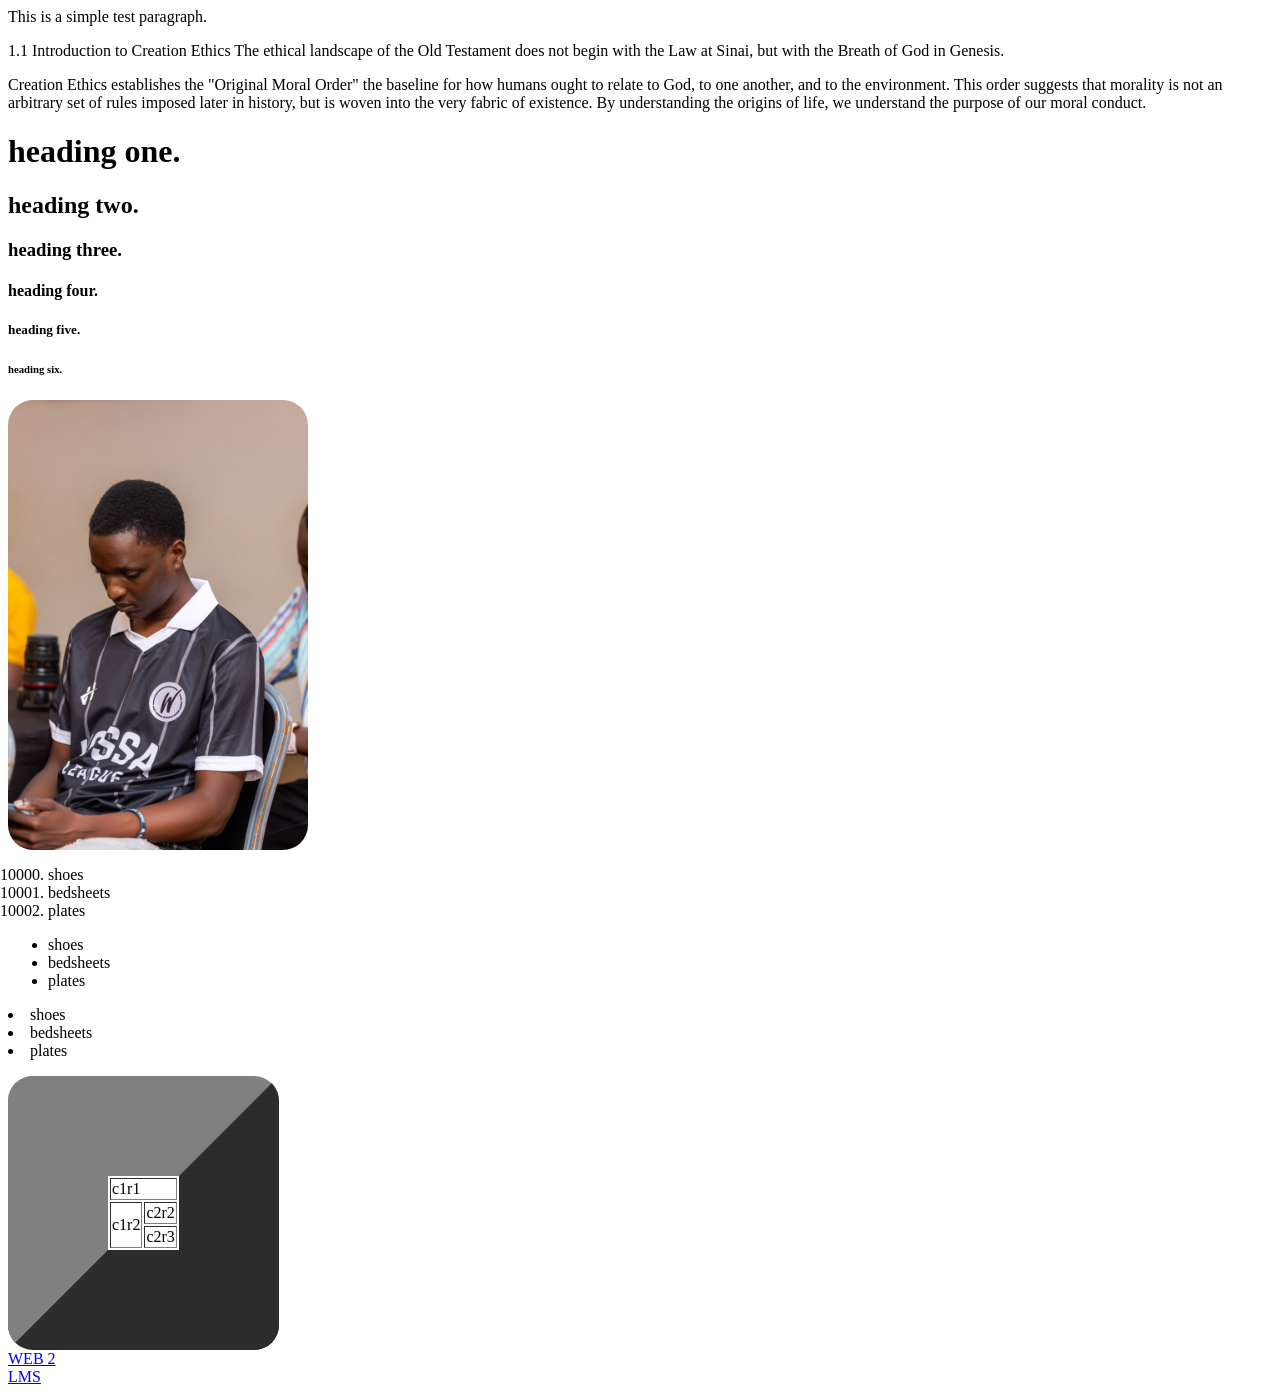
<file: new 5.html>
<html>
<head>
<title> page title </title>
</head>
<body>
<p> This is a simple test paragraph. </p>
<p> 1.1 Introduction to Creation Ethics
The ethical landscape of the Old Testament does not begin with the Law at Sinai, but with the Breath of God in Genesis. </p>
 Creation Ethics establishes the "Original Moral Order" the baseline for how humans ought to relate to God, to one another, and to the environment.
 This order suggests that morality is not an arbitrary set of rules imposed later in history, but is woven into the very fabric of existence.
 By understanding the origins of life, we understand the purpose of our moral conduct. </p>
 
 <h1> heading one. </h1>
 <h2> heading two. </h2>
 <h3> heading three. </h3>
 <h4> heading four. </h4>
 <h5> heading five. </h5>
 <h6> heading six. </h6>
 <img src="chaos.jpeg" width="300px" heigt="250px" style="border-radius: 25px;">
 
 <ol type="i" start="10000">
	<li>shoes</li>
	<li>bedsheets</li>
	<li>plates</li>
 </ol>
 
 <ul>
	<li>shoes</li>
	<li>bedsheets</li>
	<li>plates</li>
 </ul>
 
 <dl>
	<li>shoes</li>
	<li>bedsheets</li>
	<li>plates</li>
 </dl>
 
 <table border="100" style=" border-radius: 25px;">
	<tr>
		<td colspan="2">c1r1</td>
	</tr>
	
	<tr>
		<td rowspan="2">c1r2</td>
		<td>c2r2</td>
	</tr>
	
	<tr>
		<td>c2r3</td>
	</tr>
</table>


<a href="web2.html">WEB 2</a>
<br>
<a href="https://nduels.ndu.ac.ug/course/view.php?id=6271" target="blank">LMS</a>

 
</body>
</html>
</file>
<file: css/style.css>
/* ==========================================================================
   PREMIUM PORTFOLIO TEMPLATE — STRICT MONOCHROMATIC SAPPHIRE & WHITE EDITION
   File: css/style.css
   Architecture: Pure HTML5 + CSS3 + Minimal Vanilla JS (Zero Frameworks)
   ========================================================================== */

/* --------------------------------------------------------------------------
   1. DESIGN TOKENS & EDITABLE COLOR PALETTE
   [EDIT COLORS HERE]: Modify these CSS custom properties to adjust the
   entire monochromatic blue and white palette across the website.
   -------------------------------------------------------------------------- */
:root {
  /* Background Obsidian & Navy Surfaces */
  --bg-primary: #060B19;          /* Deep Obsidian Navy Canvas */
  --bg-secondary: #0B142B;        /* Midnight Sapphire Surface */
  --bg-elevated: #111F42;         /* Deep Royal Elevated Surface */
  --bg-solid-panel: #081024;      /* Solid Contrast Section Background */

  /* Monochromatic Blue Spectrum Accents */
  --primary-blue: #2563EB;        /* Electric Cobalt Primary Accent */
  --dark-blue: #1D4ED8;           /* Deep Cobalt Hover Tone */
  --medium-blue: #3B82F6;         /* Brilliant Sapphire Medium Tone */
  --soft-blue: #60A5FA;           /* Ice Sapphire Secondary Accent */
  --light-blue: #93C5FD;          /* Soft Frost Blue Highlight */
  --pale-blue: #DBEAFE;           /* Pale Ice Blue Tint */
  --accent-glow: rgba(59, 130, 246, 0.42);
  --accent-soft-glow: rgba(96, 165, 250, 0.22);

  /* Pure White & Cool Slate Typography Hierarchy */
  --white: #FFFFFF;
  --off-white: #F8FAFC;           /* Pure Alabaster White */
  --text-color: #F8FAFC;
  --text-secondary: #94A3B8;      /* Cool Slate Blue-White */
  --text-muted: #64748B;          /* Muted Steel Blue */

  /* Glassmorphism Surface Tokens */
  --glass-background: rgba(17, 31, 66, 0.54);
  --glass-background-hover: rgba(23, 43, 92, 0.74);
  --glass-background-strong: rgba(11, 20, 43, 0.82);
  --glass-border: rgba(147, 197, 253, 0.16);
  --glass-border-hover: rgba(147, 197, 253, 0.36);
  --glass-highlight: rgba(255, 255, 255, 0.09);
  --glass-shadow: 0 20px 50px -12px rgba(2, 6, 23, 0.72);
  --glass-shadow-hover: 0 28px 64px -12px rgba(2, 8, 35, 0.85), 0 0 28px -6px rgba(37, 99, 235, 0.28);

  /* Typography Fonts */
  --font-display: 'Plus Jakarta Sans', -apple-system, BlinkMacSystemFont, 'Segoe UI', Roboto, sans-serif;
  --font-sans: 'Inter', -apple-system, BlinkMacSystemFont, 'Segoe UI', Roboto, sans-serif;
  --font-mono: 'JetBrains Mono', 'Fira Code', 'SFMono-Regular', Consolas, monospace;

  /* Layout & Spacing */
  --container-max: 1240px;
  --radius-sm: 10px;
  --radius-md: 16px;
  --radius-lg: 22px;
  --radius-xl: 28px;
  --radius-pill: 9999px;

  /* Smooth Easing Curves */
  --ease-out-expo: cubic-bezier(0.22, 1, 0.36, 1);
  --ease-in-out: cubic-bezier(0.4, 0, 0.2, 1);
}

/* --------------------------------------------------------------------------
   2. RESET & BASE STYLES
   -------------------------------------------------------------------------- */
*,
*::before,
*::after {
  box-sizing: border-box;
  margin: 0;
  padding: 0;
}

html {
  scroll-behavior: smooth;
  scroll-padding-top: 6.5rem;
  font-size: 16px;
  -webkit-text-size-adjust: 100%;
  background-color: var(--bg-primary);
  color: var(--text-color);
}

body {
  font-family: var(--font-sans);
  background-color: var(--bg-primary);
  color: var(--text-color);
  line-height: 1.65;
  overflow-x: hidden;
  -webkit-font-smoothing: antialiased;
  -moz-osx-font-smoothing: grayscale;
  position: relative;
  min-height: 100vh;
}

::selection {
  background: rgba(37, 99, 235, 0.45);
  color: var(--white);
}

img,
svg {
  display: block;
  max-width: 100%;
}

a {
  color: inherit;
  text-decoration: none;
  transition: color 0.25s var(--ease-in-out), opacity 0.25s var(--ease-in-out);
}

ul {
  list-style: none;
}

button,
input,
textarea,
select {
  font: inherit;
  color: inherit;
  background: none;
  border: none;
}

button {
  cursor: pointer;
}

/* Keyboard Focus Accessibility */
:focus-visible {
  outline: 2px solid var(--soft-blue);
  outline-offset: 3px;
  border-radius: 6px;
}

.skip-link {
  position: fixed;
  top: -100px;
  left: 1.5rem;
  z-index: 9999;
  padding: 0.75rem 1.25rem;
  background: var(--primary-blue);
  color: var(--white);
  font-weight: 600;
  border-radius: var(--radius-sm);
  transition: top 0.3s var(--ease-out-expo);
}

.skip-link:focus {
  top: 1.25rem;
}

/* --------------------------------------------------------------------------
   3. ATMOSPHERIC BACKGROUND CANVAS (SUBTLE GRADIENTS, ORBS & TECH GRID)
   -------------------------------------------------------------------------- */
.ambient-canvas {
  position: fixed;
  inset: 0;
  z-index: -1;
  pointer-events: none;
  overflow: hidden;
  background:
    radial-gradient(circle at 15% 15%, rgba(29, 78, 216, 0.16) 0%, transparent 45%),
    radial-gradient(circle at 85% 25%, rgba(59, 130, 246, 0.13) 0%, transparent 50%),
    radial-gradient(circle at 50% 85%, rgba(30, 64, 175, 0.14) 0%, transparent 55%),
    linear-gradient(180deg, var(--bg-primary) 0%, var(--bg-secondary) 55%, var(--bg-primary) 100%);
}

/* Subtle 48x48 Blueprint Grid Overlay */
.ambient-grid {
  position: absolute;
  inset: 0;
  background-image:
    linear-gradient(to right, rgba(147, 197, 253, 0.032) 1px, transparent 1px),
    linear-gradient(to bottom, rgba(147, 197, 253, 0.032) 1px, transparent 1px);
  background-size: 48px 48px;
  mask-image: radial-gradient(ellipse 85% 75% at 50% 35%, #000 35%, transparent 100%);
  -webkit-mask-image: radial-gradient(ellipse 85% 75% at 50% 35%, #000 35%, transparent 100%);
}

/* Blurred Floating Sapphire Light Orbs */
.ambient-orb {
  position: absolute;
  border-radius: 50%;
  filter: blur(110px);
  opacity: 0.55;
  will-change: transform;
}

.ambient-orb--one {
  width: 520px;
  height: 520px;
  top: -120px;
  left: -100px;
  background: radial-gradient(circle, rgba(37, 99, 235, 0.36) 0%, rgba(11, 20, 43, 0) 70%);
  animation: orbDriftOne 22s ease-in-out infinite alternate;
}

.ambient-orb--two {
  width: 600px;
  height: 600px;
  top: 28%;
  right: -180px;
  background: radial-gradient(circle, rgba(96, 165, 250, 0.24) 0%, rgba(11, 20, 43, 0) 70%);
  animation: orbDriftTwo 26s ease-in-out infinite alternate;
}

.ambient-orb--three {
  width: 480px;
  height: 480px;
  bottom: -140px;
  left: 22%;
  background: radial-gradient(circle, rgba(29, 78, 216, 0.28) 0%, rgba(6, 11, 25, 0) 72%);
  animation: orbDriftOne 28s ease-in-out infinite alternate-reverse;
}

/* --------------------------------------------------------------------------
   4. REUSABLE GLASSMORPHISM & LAYOUT PRIMITIVES
   -------------------------------------------------------------------------- */
.container {
  width: 100%;
  max-width: var(--container-max);
  margin: 0 auto;
  padding: 0 1.5rem;
}

.section {
  padding: clamp(5rem, 9vw, 7.75rem) 0;
  position: relative;
}

.section--solid-band {
  background: linear-gradient(180deg, rgba(8, 16, 36, 0.88) 0%, rgba(11, 20, 43, 0.92) 50%, rgba(6, 11, 25, 0.88) 100%);
  border-top: 1px solid rgba(147, 197, 253, 0.08);
  border-bottom: 1px solid rgba(147, 197, 253, 0.08);
}

/* Core Glass Card Recipe */
.glass-card {
  background: linear-gradient(
    135deg,
    rgba(30, 58, 138, 0.32) 0%,
    rgba(15, 23, 42, 0.62) 100%
  );
  backdrop-filter: blur(18px) saturate(150%);
  -webkit-backdrop-filter: blur(18px) saturate(150%);
  border: 1px solid var(--glass-border);
  box-shadow:
    var(--glass-shadow),
    inset 0 1px 0 0 var(--glass-highlight);
  border-radius: var(--radius-lg);
  position: relative;
  overflow: hidden;
  transition:
    transform 0.42s var(--ease-out-expo),
    background 0.42s var(--ease-out-expo),
    border-color 0.42s var(--ease-out-expo),
    box-shadow 0.42s var(--ease-out-expo);
}

/* Specular Top Highlight Shimmer on Glass Cards */
.glass-card::before {
  content: '';
  position: absolute;
  top: 0;
  left: 0;
  right: 0;
  height: 1px;
  background: linear-gradient(
    90deg,
    transparent 0%,
    rgba(191, 219, 254, 0.45) 50%,
    transparent 100%
  );
  opacity: 0.65;
  pointer-events: none;
}

.glass-card:hover {
  transform: translateY(-5px);
  background: linear-gradient(
    135deg,
    rgba(37, 99, 235, 0.34) 0%,
    rgba(17, 31, 66, 0.76) 100%
  );
  border-color: var(--glass-border-hover);
  box-shadow:
    var(--glass-shadow-hover),
    inset 0 1px 0 0 rgba(255, 255, 255, 0.16);
}

/* Section Header Typography */
.section-header {
  max-width: 720px;
  margin-bottom: clamp(3rem, 5vw, 4.25rem);
}

.section-header--center {
  margin-left: auto;
  margin-right: auto;
  text-align: center;
}

.eyebrow-pill {
  display: inline-flex;
  align-items: center;
  gap: 0.55rem;
  padding: 0.4rem 0.95rem;
  border-radius: var(--radius-pill);
  background: rgba(37, 99, 235, 0.14);
  border: 1px solid rgba(96, 165, 250, 0.28);
  color: var(--light-blue);
  font-family: var(--font-mono);
  font-size: 0.76rem;
  font-weight: 500;
  letter-spacing: 0.12em;
  text-transform: uppercase;
  margin-bottom: 1.1rem;
  box-shadow: inset 0 1px 0 rgba(255, 255, 255, 0.08);
}

.eyebrow-pill__dot {
  width: 7px;
  height: 7px;
  border-radius: 50%;
  background-color: var(--soft-blue);
  box-shadow: 0 0 10px var(--soft-blue);
}

.section-title {
  font-family: var(--font-display);
  font-size: clamp(2rem, 3.6vw, 3rem);
  font-weight: 700;
  line-height: 1.14;
  letter-spacing: -0.025em;
  color: var(--white);
  margin-bottom: 1rem;
}

.text-gradient-blue {
  background: linear-gradient(135deg, #FFFFFF 0%, #BFDBFE 45%, #60A5FA 100%);
  -webkit-background-clip: text;
  -webkit-text-fill-color: transparent;
  background-clip: text;
}

.section-subtitle {
  font-size: clamp(1rem, 1.15vw, 1.125rem);
  color: var(--text-secondary);
  line-height: 1.7;
}

/* --------------------------------------------------------------------------
   5. BUTTONS & INTERACTIVE TRIGGERS
   -------------------------------------------------------------------------- */
.btn {
  display: inline-flex;
  align-items: center;
  justify-content: center;
  gap: 0.6rem;
  padding: 0.88rem 1.65rem;
  border-radius: var(--radius-pill);
  font-family: var(--font-display);
  font-size: 0.95rem;
  font-weight: 600;
  letter-spacing: -0.01em;
  transition:
    transform 0.32s var(--ease-out-expo),
    box-shadow 0.32s var(--ease-out-expo),
    background 0.32s var(--ease-out-expo),
    border-color 0.32s var(--ease-out-expo);
  position: relative;
  overflow: hidden;
  white-space: nowrap;
}

.btn svg {
  width: 18px;
  height: 18px;
  transition: transform 0.3s var(--ease-out-expo);
}

.btn:hover svg {
  transform: translateX(3px);
}

.btn--primary {
  background: linear-gradient(135deg, var(--medium-blue) 0%, var(--primary-blue) 60%, var(--dark-blue) 100%);
  color: var(--white);
  border: 1px solid rgba(191, 219, 254, 0.38);
  box-shadow:
    0 12px 28px -6px rgba(37, 99, 235, 0.55),
    inset 0 1px 0 rgba(255, 255, 255, 0.25);
}

.btn--primary:hover {
  transform: translateY(-3px);
  background: linear-gradient(135deg, var(--soft-blue) 0%, var(--medium-blue) 55%, var(--primary-blue) 100%);
  box-shadow:
    0 18px 36px -6px rgba(59, 130, 246, 0.7),
    inset 0 1px 0 rgba(255, 255, 255, 0.35);
}

.btn--glass {
  background: rgba(17, 31, 66, 0.58);
  backdrop-filter: blur(14px);
  -webkit-backdrop-filter: blur(14px);
  color: var(--off-white);
  border: 1px solid rgba(147, 197, 253, 0.25);
  box-shadow: inset 0 1px 0 rgba(255, 255, 255, 0.09);
}

.btn--glass:hover {
  transform: translateY(-3px);
  background: rgba(30, 58, 138, 0.5);
  border-color: rgba(147, 197, 253, 0.5);
  box-shadow: 0 12px 28px -8px rgba(15, 23, 42, 0.75);
}

.btn--sm {
  padding: 0.62rem 1.15rem;
  font-size: 0.85rem;
}

/* --------------------------------------------------------------------------
   6. STICKY GLASSMORPHISM NAVIGATION BAR
   -------------------------------------------------------------------------- */
.site-header {
  position: fixed;
  top: 1.15rem;
  left: 0;
  right: 0;
  z-index: 1000;
  padding: 0 1.5rem;
  transition: top 0.35s var(--ease-out-expo);
}

.site-header.is-scrolled {
  top: 0.65rem;
}

.nav-shell {
  max-width: 1180px;
  margin: 0 auto;
  display: flex;
  align-items: center;
  justify-content: space-between;
  padding: 0.7rem 1.15rem 0.7rem 1.4rem;
  border-radius: var(--radius-pill);
  background: rgba(11, 20, 43, 0.65);
  backdrop-filter: blur(20px) saturate(165%);
  -webkit-backdrop-filter: blur(20px) saturate(165%);
  border: 1px solid rgba(147, 197, 253, 0.18);
  box-shadow:
    0 16px 40px -10px rgba(2, 6, 23, 0.68),
    inset 0 1px 0 rgba(255, 255, 255, 0.1);
  transition:
    padding 0.35s var(--ease-out-expo),
    background 0.35s var(--ease-out-expo),
    border-color 0.35s var(--ease-out-expo),
    box-shadow 0.35s var(--ease-out-expo);
}

.site-header.is-scrolled .nav-shell {
  padding: 0.55rem 1rem 0.55rem 1.25rem;
  background: rgba(6, 11, 25, 0.84);
  border-color: rgba(147, 197, 253, 0.28);
  box-shadow:
    0 20px 45px -10px rgba(2, 6, 23, 0.85),
    0 0 24px -8px rgba(37, 99, 235, 0.35);
}

/* Brand Logo */
.brand-logo {
  display: inline-flex;
  align-items: center;
  gap: 0.7rem;
  font-family: var(--font-display);
  font-weight: 800;
  font-size: 1.08rem;
  letter-spacing: -0.02em;
  color: var(--white);
}

.brand-logo__mark {
  width: 34px;
  height: 34px;
  border-radius: 10px;
  background: linear-gradient(135deg, var(--medium-blue) 0%, var(--dark-blue) 100%);
  border: 1px solid rgba(191, 219, 254, 0.45);
  display: grid;
  place-items: center;
  font-family: var(--font-mono);
  font-size: 0.86rem;
  font-weight: 700;
  color: var(--white);
  box-shadow: 0 6px 16px rgba(37, 99, 235, 0.45);
}

.brand-logo__dot {
  color: var(--soft-blue);
}

/* Navigation Links */
.nav-links {
  display: flex;
  align-items: center;
  gap: 0.3rem;
}

.nav-link {
  position: relative;
  padding: 0.5rem 0.9rem;
  font-size: 0.9rem;
  font-weight: 500;
  color: var(--text-secondary);
  border-radius: var(--radius-pill);
  transition: color 0.25s var(--ease-in-out), background 0.25s var(--ease-in-out);
}

.nav-link::after {
  content: '';
  position: absolute;
  bottom: 5px;
  left: 50%;
  width: 0;
  height: 2px;
  border-radius: 2px;
  background: linear-gradient(90deg, var(--soft-blue), var(--white));
  transform: translateX(-50%);
  transition: width 0.28s var(--ease-out-expo);
}

.nav-link:hover,
.nav-link.is-active {
  color: var(--white);
}

.nav-link:hover::after,
.nav-link.is-active::after {
  width: 18px;
}

.nav-link.is-active {
  background: rgba(37, 99, 235, 0.16);
}

/* Right Nav Actions */
.nav-actions {
  display: flex;
  align-items: center;
  gap: 0.65rem;
}

/* Hamburger Menu Button (Mobile/Tablet) */
.menu-toggle {
  display: none;
  width: 42px;
  height: 42px;
  border-radius: 50%;
  background: rgba(30, 58, 138, 0.35);
  border: 1px solid rgba(147, 197, 253, 0.24);
  align-items: center;
  justify-content: center;
  flex-direction: column;
  gap: 5px;
  transition: background 0.25s var(--ease-in-out);
}

.menu-toggle__bar {
  width: 18px;
  height: 2px;
  background-color: var(--off-white);
  border-radius: 2px;
  transition: transform 0.3s var(--ease-out-expo), opacity 0.3s var(--ease-out-expo);
}

.menu-toggle[aria-expanded="true"] .menu-toggle__bar:nth-child(1) {
  transform: translateY(7px) rotate(45deg);
}

.menu-toggle[aria-expanded="true"] .menu-toggle__bar:nth-child(2) {
  opacity: 0;
}

.menu-toggle[aria-expanded="true"] .menu-toggle__bar:nth-child(3) {
  transform: translateY(-7px) rotate(-45deg);
}

/* --------------------------------------------------------------------------
   7. HERO SECTION (12-COLUMN ASYMMETRIC SHOWCASE)
   -------------------------------------------------------------------------- */
.hero-section {
  min-height: 100vh;
  display: flex;
  align-items: center;
  padding: 8.5rem 0 5rem;
  position: relative;
}

.hero-grid {
  display: grid;
  grid-template-columns: repeat(12, 1fr);
  gap: clamp(2rem, 4vw, 3.5rem);
  align-items: center;
}

.hero-content {
  grid-column: span 7;
}

/* Live Status Pill */
.status-pill {
  display: inline-flex;
  align-items: center;
  gap: 0.65rem;
  padding: 0.45rem 1.05rem;
  border-radius: var(--radius-pill);
  background: rgba(17, 31, 66, 0.68);
  border: 1px solid rgba(96, 165, 250, 0.32);
  backdrop-filter: blur(12px);
  -webkit-backdrop-filter: blur(12px);
  margin-bottom: 1.5rem;
  box-shadow: 0 8px 24px -6px rgba(2, 6, 23, 0.6);
  animation: fadeSlideUp 0.7s var(--ease-out-expo) both;
}

.status-pill__beacon {
  position: relative;
  width: 9px;
  height: 9px;
  border-radius: 50%;
  background-color: var(--soft-blue);
}

.status-pill__beacon::after {
  content: '';
  position: absolute;
  inset: -4px;
  border-radius: 50%;
  border: 1.5px solid var(--soft-blue);
  animation: statusPulse 2.2s infinite ease-out;
}

.status-pill__text {
  font-family: var(--font-mono);
  font-size: 0.78rem;
  font-weight: 500;
  color: var(--pale-blue);
  letter-spacing: 0.04em;
}

/* Hero Headline */
.hero-greeting {
  display: block;
  font-family: var(--font-mono);
  font-size: 0.92rem;
  font-weight: 500;
  letter-spacing: 0.1em;
  text-transform: uppercase;
  color: var(--soft-blue);
  margin-bottom: 0.65rem;
  animation: fadeSlideUp 0.75s 0.08s var(--ease-out-expo) both;
}

.hero-title {
  font-family: var(--font-display);
  font-size: clamp(2.65rem, 5vw, 4.35rem);
  font-weight: 800;
  line-height: 1.08;
  letter-spacing: -0.03em;
  color: var(--white);
  margin-bottom: 1.25rem;
  animation: fadeSlideUp 0.8s 0.14s var(--ease-out-expo) both;
}

/* Structured Discipline Tags Bar */
.hero-disciplines {
  display: flex;
  flex-wrap: wrap;
  align-items: center;
  gap: 0.5rem;
  margin-bottom: 1.5rem;
  animation: fadeSlideUp 0.85s 0.2s var(--ease-out-expo) both;
}

.discipline-chip {
  padding: 0.36rem 0.85rem;
  border-radius: var(--radius-sm);
  background: rgba(30, 58, 138, 0.28);
  border: 1px solid rgba(147, 197, 253, 0.2);
  color: var(--pale-blue);
  font-family: var(--font-mono);
  font-size: 0.79rem;
  font-weight: 500;
  transition:
    background 0.25s var(--ease-in-out),
    border-color 0.25s var(--ease-in-out),
    transform 0.25s var(--ease-in-out);
}

.discipline-chip:hover {
  background: rgba(37, 99, 235, 0.32);
  border-color: rgba(147, 197, 253, 0.45);
  transform: translateY(-2px);
}

.hero-description {
  font-size: clamp(1.02rem, 1.2vw, 1.15rem);
  color: var(--text-secondary);
  max-width: 610px;
  margin-bottom: 2.2rem;
  line-height: 1.72;
  animation: fadeSlideUp 0.9s 0.26s var(--ease-out-expo) both;
}

.hero-cta-group {
  display: flex;
  flex-wrap: wrap;
  align-items: center;
  gap: 1rem;
  margin-bottom: 2.5rem;
  animation: fadeSlideUp 0.95s 0.32s var(--ease-out-expo) both;
}

/* Quick Telemetry Strip under Hero CTAs */
.hero-QuickSpecs {
  display: grid;
  grid-template-columns: repeat(3, minmax(0, 1fr));
  gap: 1rem;
  padding-top: 1.65rem;
  border-top: 1px solid rgba(147, 197, 253, 0.12);
  animation: fadeSlideUp 1s 0.38s var(--ease-out-expo) both;
}

.quick-spec__label {
  font-family: var(--font-mono);
  font-size: 0.72rem;
  text-transform: uppercase;
  letter-spacing: 0.08em;
  color: var(--text-muted);
  display: block;
  margin-bottom: 0.2rem;
}

.quick-spec__value {
  font-family: var(--font-display);
  font-size: 0.94rem;
  font-weight: 600;
  color: var(--off-white);
}

/* Right Column: Architectural Glass Portrait Showcase */
.hero-visual {
  grid-column: span 5;
  position: relative;
  display: flex;
  justify-content: center;
  animation: fadeScaleIn 1s 0.22s var(--ease-out-expo) both;
}

.portrait-stage {
  position: relative;
  width: 100%;
  max-width: 420px;
  aspect-ratio: 4 / 4.6;
  border-radius: var(--radius-xl);
  padding: 12px;
  background: linear-gradient(
    145deg,
    rgba(96, 165, 250, 0.32) 0%,
    rgba(17, 31, 66, 0.45) 50%,
    rgba(37, 99, 235, 0.35) 100%
  );
  border: 1px solid rgba(191, 219, 254, 0.28);
  box-shadow:
    0 30px 70px -15px rgba(2, 6, 23, 0.85),
    0 0 45px -10px rgba(37, 99, 235, 0.38),
    inset 0 1px 0 rgba(255, 255, 255, 0.22);
  backdrop-filter: blur(20px);
  -webkit-backdrop-filter: blur(20px);
}

/* Animated Outer Glow Ring */
.portrait-stage::before {
  content: '';
  position: absolute;
  inset: -2px;
  border-radius: calc(var(--radius-xl) + 2px);
  background: linear-gradient(125deg, rgba(147, 197, 253, 0.55), transparent 40%, rgba(37, 99, 235, 0.55));
  z-index: -1;
  opacity: 0.7;
  animation: borderPulseGlow 5s ease-in-out infinite alternate;
}

.portrait-inner {
  width: 100%;
  height: 100%;
  border-radius: calc(var(--radius-xl) - 8px);
  overflow: hidden;
  position: relative;
  background: linear-gradient(180deg, #0B142B 0%, #060B19 100%);
  border: 1px solid rgba(147, 197, 253, 0.16);
}

/* Monochromatic Blue Sapphire Filter applied to Portrait Image */
.portrait-image {
  width: 100%;
  height: 100%;
  object-fit: cover;
  object-position: center top;
  filter: grayscale(100%) sepia(38%) hue-rotate(194deg) saturate(165%) contrast(108%) brightness(94%);
  transition: transform 0.75s var(--ease-out-expo), filter 0.75s var(--ease-out-expo);
}

.portrait-stage:hover .portrait-image {
  transform: scale(1.04);
  filter: grayscale(100%) sepia(32%) hue-rotate(194deg) saturate(145%) contrast(112%) brightness(98%);
}

/* Subtle Sapphire Vignette Overlay over Portrait */
.portrait-overlay {
  position: absolute;
  inset: 0;
  background:
    linear-gradient(180deg, rgba(6, 11, 25, 0.05) 0%, rgba(6, 11, 25, 0.2) 60%, rgba(6, 11, 25, 0.88) 100%),
    radial-gradient(circle at 50% 25%, rgba(59, 130, 246, 0.16), transparent 65%);
  pointer-events: none;
}

.portrait-caption {
  position: absolute;
  bottom: 1.1rem;
  left: 1.1rem;
  right: 1.1rem;
  padding: 0.85rem 1.05rem;
  border-radius: var(--radius-md);
  background: rgba(11, 20, 43, 0.78);
  backdrop-filter: blur(14px);
  -webkit-backdrop-filter: blur(14px);
  border: 1px solid rgba(147, 197, 253, 0.22);
  display: flex;
  align-items: center;
  justify-content: space-between;
}

.portrait-caption__name {
  font-family: var(--font-display);
  font-size: 0.95rem;
  font-weight: 700;
  color: var(--white);
}

.portrait-caption__role {
  font-family: var(--font-mono);
  font-size: 0.72rem;
  color: var(--light-blue);
}

.portrait-caption__badge {
  padding: 0.28rem 0.65rem;
  border-radius: var(--radius-pill);
  background: rgba(37, 99, 235, 0.25);
  border: 1px solid rgba(96, 165, 250, 0.35);
  font-family: var(--font-mono);
  font-size: 0.7rem;
  color: var(--pale-blue);
}

/* Floating Glass Telemetry Badges on Hero Portrait */
.floating-badge {
  position: absolute;
  display: flex;
  align-items: center;
  gap: 0.7rem;
  padding: 0.7rem 1rem;
  border-radius: var(--radius-md);
  background: rgba(11, 20, 43, 0.82);
  backdrop-filter: blur(16px);
  -webkit-backdrop-filter: blur(16px);
  border: 1px solid rgba(147, 197, 253, 0.26);
  box-shadow: 0 16px 36px -8px rgba(2, 6, 23, 0.75);
  z-index: 2;
}

.floating-badge--top {
  top: 1.5rem;
  left: -1.75rem;
  animation: floatSlow 6s ease-in-out infinite;
}

.floating-badge--bottom {
  bottom: 5.5rem;
  right: -1.5rem;
  animation: floatSlow 7s 1.2s ease-in-out infinite;
}

.floating-badge__icon {
  width: 34px;
  height: 34px;
  border-radius: 9px;
  background: rgba(37, 99, 235, 0.24);
  border: 1px solid rgba(96, 165, 250, 0.35);
  display: grid;
  place-items: center;
  color: var(--light-blue);
}

.floating-badge__title {
  font-family: var(--font-display);
  font-size: 0.8rem;
  font-weight: 700;
  color: var(--white);
  display: block;
}

.floating-badge__sub {
  font-family: var(--font-mono);
  font-size: 0.68rem;
  color: var(--text-secondary);
}

/* --------------------------------------------------------------------------
   8. ABOUT ME SECTION (BENTO GRID + STATISTICS CLUSTER)
   -------------------------------------------------------------------------- */
.about-bento {
  display: grid;
  grid-template-columns: repeat(12, 1fr);
  gap: 1.5rem;
  align-items: stretch;
}

.about-bio-card {
  grid-column: span 7;
  padding: clamp(1.85rem, 3.2vw, 2.75rem);
  display: flex;
  flex-direction: column;
  justify-content: space-between;
}

.about-bio-card__lead {
  font-family: var(--font-display);
  font-size: clamp(1.2rem, 1.6vw, 1.42rem);
  font-weight: 600;
  color: var(--white);
  line-height: 1.45;
  margin-bottom: 1.25rem;
}

.about-bio-card__text {
  color: var(--text-secondary);
  font-size: 1rem;
  line-height: 1.75;
  margin-bottom: 1.15rem;
}

/* Focus Pillars inside Bio Card */
.about-pillars {
  display: grid;
  grid-template-columns: repeat(2, 1fr);
  gap: 1rem;
  margin-top: 1.25rem;
  padding-top: 1.5rem;
  border-top: 1px solid rgba(147, 197, 253, 0.12);
}

.about-pillar {
  display: flex;
  align-items: flex-start;
  gap: 0.75rem;
}

.about-pillar__marker {
  width: 26px;
  height: 26px;
  border-radius: 7px;
  background: rgba(37, 99, 235, 0.22);
  border: 1px solid rgba(96, 165, 250, 0.3);
  display: grid;
  place-items: center;
  color: var(--light-blue);
  flex-shrink: 0;
  margin-top: 2px;
}

.about-pillar__title {
  font-family: var(--font-display);
  font-size: 0.92rem;
  font-weight: 700;
  color: var(--white);
  margin-bottom: 0.2rem;
}

.about-pillar__desc {
  font-size: 0.84rem;
  color: var(--text-secondary);
  line-height: 1.5;
}

/* Right Side 2x2 Statistics Cluster */
.about-stats-grid {
  grid-column: span 5;
  display: grid;
  grid-template-columns: repeat(2, 1fr);
  gap: 1.25rem;
}

.stat-card {
  padding: 1.65rem 1.5rem;
  display: flex;
  flex-direction: column;
  justify-content: space-between;
}

.stat-card__top {
  display: flex;
  align-items: center;
  justify-content: space-between;
  margin-bottom: 1.15rem;
}

.stat-card__tag {
  font-family: var(--font-mono);
  font-size: 0.72rem;
  color: var(--light-blue);
  letter-spacing: 0.08em;
  text-transform: uppercase;
}

.stat-card__icon {
  width: 34px;
  height: 34px;
  border-radius: 9px;
  background: rgba(37, 99, 235, 0.18);
  border: 1px solid rgba(147, 197, 253, 0.2);
  display: grid;
  place-items: center;
  color: var(--soft-blue);
}

.stat-card__number {
  font-family: var(--font-display);
  font-size: clamp(2rem, 3vw, 2.55rem);
  font-weight: 800;
  letter-spacing: -0.03em;
  color: var(--white);
  line-height: 1.1;
  margin-bottom: 0.4rem;
}

.stat-card__label {
  font-family: var(--font-display);
  font-size: 0.95rem;
  font-weight: 600;
  color: var(--pale-blue);
  margin-bottom: 0.25rem;
}

.stat-card__caption {
  font-size: 0.8rem;
  color: var(--text-secondary);
  line-height: 1.45;
}

/* --------------------------------------------------------------------------
   9. SKILLS SECTION (CATEGORIZED MATRIX + ARCHITECTURAL TIER INDICATORS)
   -------------------------------------------------------------------------- */
.skills-tabs {
  display: flex;
  flex-wrap: wrap;
  justify-content: center;
  gap: 0.6rem;
  margin-bottom: 2.75rem;
}

.skill-tab-btn {
  padding: 0.6rem 1.25rem;
  border-radius: var(--radius-pill);
  background: rgba(17, 31, 66, 0.52);
  border: 1px solid rgba(147, 197, 253, 0.18);
  color: var(--text-secondary);
  font-family: var(--font-display);
  font-size: 0.88rem;
  font-weight: 600;
  transition: all 0.28s var(--ease-out-expo);
}

.skill-tab-btn:hover,
.skill-tab-btn.is-active {
  background: linear-gradient(135deg, var(--primary-blue), var(--dark-blue));
  color: var(--white);
  border-color: rgba(191, 219, 254, 0.45);
  box-shadow: 0 10px 24px -6px rgba(37, 99, 235, 0.5);
}

.skills-category-grid {
  display: grid;
  grid-template-columns: repeat(3, 1fr);
  gap: 1.75rem;
}

.skill-domain-column {
  display: flex;
  flex-direction: column;
  gap: 1.15rem;
  transition: opacity 0.35s var(--ease-out-expo), transform 0.35s var(--ease-out-expo);
}

.skill-domain-column.is-hidden {
  display: none;
}

.skill-domain-header {
  display: flex;
  align-items: center;
  justify-content: space-between;
  padding: 1rem 1.35rem;
  border-radius: var(--radius-md);
  background: rgba(11, 20, 43, 0.78);
  border: 1px solid rgba(147, 197, 253, 0.22);
}

.skill-domain-header__title {
  font-family: var(--font-display);
  font-size: 1.05rem;
  font-weight: 700;
  color: var(--white);
  display: flex;
  align-items: center;
  gap: 0.65rem;
}

.skill-domain-header__badge {
  font-family: var(--font-mono);
  font-size: 0.72rem;
  color: var(--light-blue);
  padding: 0.22rem 0.6rem;
  border-radius: var(--radius-pill);
  background: rgba(37, 99, 235, 0.2);
}

/* Individual Skill Glass Card */
.skill-card {
  padding: 1.35rem 1.4rem;
}

.skill-card__top {
  display: flex;
  align-items: center;
  justify-content: space-between;
  margin-bottom: 0.65rem;
}

.skill-card__name {
  font-family: var(--font-display);
  font-size: 1.04rem;
  font-weight: 700;
  color: var(--white);
  display: flex;
  align-items: center;
  gap: 0.6rem;
}

.skill-card__code {
  font-family: var(--font-mono);
  font-size: 0.72rem;
  color: var(--soft-blue);
  padding: 0.18rem 0.55rem;
  border-radius: 6px;
  background: rgba(37, 99, 235, 0.16);
  border: 1px solid rgba(96, 165, 250, 0.22);
}

.skill-card__desc {
  font-size: 0.87rem;
  color: var(--text-secondary);
  line-height: 1.58;
  margin-bottom: 1.1rem;
}

/* CSS-Based 4-Node Architectural Tier Indicator (No Artificial Percentages) */
.skill-card__indicator {
  display: flex;
  align-items: center;
  justify-content: space-between;
  gap: 0.75rem;
  padding-top: 0.85rem;
  border-top: 1px solid rgba(147, 197, 253, 0.1);
}

.tier-nodes {
  display: flex;
  align-items: center;
  gap: 6px;
}

.tier-node {
  width: 24px;
  height: 6px;
  border-radius: 4px;
  background: rgba(148, 163, 184, 0.18);
  border: 1px solid rgba(147, 197, 253, 0.14);
  transition: background 0.35s var(--ease-out-expo), box-shadow 0.35s var(--ease-out-expo);
}

.tier-node.is-filled {
  background: linear-gradient(90deg, var(--primary-blue), var(--soft-blue));
  border-color: rgba(191, 219, 254, 0.45);
  box-shadow: 0 0 10px rgba(59, 130, 246, 0.45);
}

.skill-card:hover .tier-node.is-filled {
  background: linear-gradient(90deg, var(--soft-blue), var(--white));
  box-shadow: 0 0 14px rgba(96, 165, 250, 0.75);
}

.tier-label {
  font-family: var(--font-mono);
  font-size: 0.71rem;
  color: var(--light-blue);
  letter-spacing: 0.04em;
}

/* --------------------------------------------------------------------------
   10. PROJECTS SECTION (FILTERABLE SHOWCASE + BLUEPRINT PREVIEWS)
   -------------------------------------------------------------------------- */
.project-filters {
  display: flex;
  flex-wrap: wrap;
  justify-content: center;
  gap: 0.6rem;
  margin-bottom: 2.75rem;
}

.project-filter-btn {
  padding: 0.58rem 1.2rem;
  border-radius: var(--radius-pill);
  background: rgba(17, 31, 66, 0.52);
  border: 1px solid rgba(147, 197, 253, 0.18);
  color: var(--text-secondary);
  font-family: var(--font-display);
  font-size: 0.87rem;
  font-weight: 600;
  transition: all 0.28s var(--ease-out-expo);
}

.project-filter-btn:hover,
.project-filter-btn.is-active {
  background: linear-gradient(135deg, var(--primary-blue), var(--dark-blue));
  color: var(--white);
  border-color: rgba(191, 219, 254, 0.45);
  box-shadow: 0 10px 24px -6px rgba(37, 99, 235, 0.5);
}

.projects-grid {
  display: grid;
  grid-template-columns: repeat(3, 1fr);
  gap: 1.75rem;
}

.project-card {
  display: flex;
  flex-direction: column;
  height: 100%;
  transition:
    transform 0.45s var(--ease-out-expo),
    box-shadow 0.45s var(--ease-out-expo),
    border-color 0.45s var(--ease-out-expo);
}

.project-card.is-hidden {
  display: none;
}

/* 16:10 Architectural Visual Preview Header */
.project-visual {
  position: relative;
  aspect-ratio: 16 / 10;
  background: linear-gradient(145deg, #09132C 0%, #0D1D42 55%, #070F24 100%);
  border-bottom: 1px solid rgba(147, 197, 253, 0.15);
  overflow: hidden;
  padding: 0.85rem 1rem 1rem;
  display: flex;
  flex-direction: column;
  justify-content: space-between;
}

/* Window Chrome Bar (Monochromatic Sapphire Dots) */
.project-chrome {
  display: flex;
  align-items: center;
  justify-content: space-between;
  z-index: 2;
}

.project-chrome__dots {
  display: flex;
  gap: 5px;
}

.project-chrome__dot {
  width: 7px;
  height: 7px;
  border-radius: 50%;
  background: rgba(147, 197, 253, 0.35);
}

.project-chrome__dot:first-child {
  background: var(--soft-blue);
}

.project-chrome__id {
  font-family: var(--font-mono);
  font-size: 0.68rem;
  color: var(--light-blue);
  opacity: 0.85;
}

/* Zooming Blueprint Graphic on Card Hover */
.project-blueprint {
  position: relative;
  z-index: 1;
  width: 100%;
  height: 100%;
  display: grid;
  place-items: center;
  transition: transform 0.6s var(--ease-out-expo);
}

.project-card:hover .project-blueprint {
  transform: scale(1.07);
}

/* Hover Reveal Drawer Overlay inside Project Visual */
.project-hover-reveal {
  position: absolute;
  inset: 0;
  background: linear-gradient(
    180deg,
    rgba(6, 11, 25, 0.25) 0%,
    rgba(11, 20, 43, 0.94) 100%
  );
  backdrop-filter: blur(6px);
  -webkit-backdrop-filter: blur(6px);
  display: flex;
  flex-direction: column;
  justify-content: flex-end;
  padding: 1.15rem;
  opacity: 0;
  transform: translateY(10px);
  transition:
    opacity 0.38s var(--ease-out-expo),
    transform 0.38s var(--ease-out-expo);
  z-index: 3;
}

.project-card:hover .project-hover-reveal,
.project-card:focus-within .project-hover-reveal {
  opacity: 1;
  transform: translateY(0);
}

.project-hover-reveal__note {
  font-family: var(--font-mono);
  font-size: 0.74rem;
  color: var(--pale-blue);
  line-height: 1.5;
}

/* Project Body Content */
.project-body {
  padding: 1.5rem;
  display: flex;
  flex-direction: column;
  flex-grow: 1;
  justify-content: space-between;
}

.project-meta {
  display: flex;
  align-items: center;
  justify-content: space-between;
  margin-bottom: 0.55rem;
}

.project-category-tag {
  font-family: var(--font-mono);
  font-size: 0.72rem;
  color: var(--soft-blue);
  text-transform: uppercase;
  letter-spacing: 0.06em;
}

.project-status {
  font-family: var(--font-mono);
  font-size: 0.7rem;
  color: var(--text-secondary);
}

.project-title {
  font-family: var(--font-display);
  font-size: 1.2rem;
  font-weight: 700;
  color: var(--white);
  margin-bottom: 0.6rem;
  line-height: 1.3;
}

.project-desc {
  font-size: 0.9rem;
  color: var(--text-secondary);
  line-height: 1.62;
  margin-bottom: 1.15rem;
}

.project-tech-stack {
  display: flex;
  flex-wrap: wrap;
  gap: 0.42rem;
  margin-bottom: 1.35rem;
}

.tech-tag {
  padding: 0.25rem 0.62rem;
  border-radius: 6px;
  background: rgba(30, 58, 138, 0.28);
  border: 1px solid rgba(147, 197, 253, 0.16);
  font-family: var(--font-mono);
  font-size: 0.71rem;
  color: var(--pale-blue);
}

.project-actions {
  display: flex;
  align-items: center;
  gap: 0.65rem;
  padding-top: 1rem;
  border-top: 1px solid rgba(147, 197, 253, 0.12);
}

.project-btn {
  flex: 1;
  display: inline-flex;
  align-items: center;
  justify-content: center;
  gap: 0.45rem;
  padding: 0.6rem 0.9rem;
  border-radius: var(--radius-sm);
  font-family: var(--font-display);
  font-size: 0.82rem;
  font-weight: 600;
  transition: all 0.28s var(--ease-out-expo);
}

.project-btn--primary {
  background: rgba(37, 99, 235, 0.26);
  border: 1px solid rgba(96, 165, 250, 0.36);
  color: var(--white);
}

.project-btn--primary:hover {
  background: var(--primary-blue);
  border-color: var(--light-blue);
  box-shadow: 0 8px 20px -4px rgba(37, 99, 235, 0.55);
}

.project-btn--secondary {
  background: rgba(15, 23, 42, 0.55);
  border: 1px solid rgba(147, 197, 253, 0.16);
  color: var(--text-secondary);
}

.project-btn--secondary:hover {
  color: var(--white);
  border-color: rgba(147, 197, 253, 0.38);
  background: rgba(30, 58, 138, 0.32);
}

/* --------------------------------------------------------------------------
   11. SERVICES SECTION (CLIENT SOLUTIONS GLASS CARDS)
   -------------------------------------------------------------------------- */
.services-grid {
  display: grid;
  grid-template-columns: repeat(3, 1fr);
  gap: 1.65rem;
}

.service-card {
  padding: 2rem 1.75rem;
  display: flex;
  flex-direction: column;
  justify-content: space-between;
}

.service-card__icon-box {
  width: 52px;
  height: 52px;
  border-radius: 14px;
  background: linear-gradient(135deg, rgba(37, 99, 235, 0.28) 0%, rgba(17, 31, 66, 0.65) 100%);
  border: 1px solid rgba(96, 165, 250, 0.35);
  display: grid;
  place-items: center;
  color: var(--light-blue);
  margin-bottom: 1.35rem;
  box-shadow: 0 10px 24px -6px rgba(37, 99, 235, 0.35);
  transition: transform 0.35s var(--ease-out-expo), background 0.35s var(--ease-out-expo);
}

.service-card:hover .service-card__icon-box {
  transform: scale(1.08) rotate(-3deg);
  background: linear-gradient(135deg, var(--primary-blue), var(--dark-blue));
  color: var(--white);
}

.service-card__title {
  font-family: var(--font-display);
  font-size: 1.2rem;
  font-weight: 700;
  color: var(--white);
  margin-bottom: 0.65rem;
}

.service-card__desc {
  font-size: 0.92rem;
  color: var(--text-secondary);
  line-height: 1.65;
  margin-bottom: 1.35rem;
}

.service-deliverables {
  display: flex;
  flex-direction: column;
  gap: 0.45rem;
  margin-bottom: 1.5rem;
  padding-top: 1rem;
  border-top: 1px solid rgba(147, 197, 253, 0.1);
}

.service-deliverables li {
  font-family: var(--font-mono);
  font-size: 0.76rem;
  color: var(--pale-blue);
  display: flex;
  align-items: center;
  gap: 0.5rem;
}

.service-deliverables li::before {
  content: '▹';
  color: var(--soft-blue);
}

.service-card__cta {
  display: inline-flex;
  align-items: center;
  gap: 0.45rem;
  font-family: var(--font-display);
  font-size: 0.86rem;
  font-weight: 600;
  color: var(--light-blue);
  transition: color 0.25s var(--ease-in-out), gap 0.25s var(--ease-in-out);
}

.service-card__cta:hover {
  color: var(--white);
  gap: 0.7rem;
}

/* --------------------------------------------------------------------------
   12. EDUCATION & LEARNING JOURNEY TIMELINE
   -------------------------------------------------------------------------- */
.timeline-wrapper {
  position: relative;
  max-width: 960px;
  margin: 0 auto;
  padding: 1rem 0;
}

/* Central Vertical Conduit Line */
.timeline-conduit {
  position: absolute;
  top: 0;
  bottom: 0;
  left: 50%;
  width: 2px;
  transform: translateX(-50%);
  background: linear-gradient(
    180deg,
    transparent 0%,
    var(--primary-blue) 12%,
    var(--soft-blue) 50%,
    var(--primary-blue) 88%,
    transparent 100%
  );
  opacity: 0.55;
}

.timeline-item {
  position: relative;
  display: grid;
  grid-template-columns: 1fr 64px 1fr;
  align-items: center;
  margin-bottom: 2.5rem;
}

.timeline-item:last-child {
  margin-bottom: 0;
}

.timeline-item:nth-child(odd) .timeline-card {
  grid-column: 1;
}

.timeline-item:nth-child(odd) .timeline-spacer {
  grid-column: 3;
}

.timeline-item:nth-child(even) .timeline-spacer {
  grid-column: 1;
}

.timeline-item:nth-child(even) .timeline-card {
  grid-column: 3;
}

.timeline-node {
  grid-column: 2;
  justify-self: center;
  width: 40px;
  height: 40px;
  border-radius: 50%;
  background: var(--bg-secondary);
  border: 2px solid var(--soft-blue);
  box-shadow: 0 0 20px rgba(59, 130, 246, 0.55);
  display: grid;
  place-items: center;
  font-family: var(--font-mono);
  font-size: 0.75rem;
  font-weight: 700;
  color: var(--white);
  z-index: 2;
  transition: transform 0.35s var(--ease-out-expo), background 0.35s var(--ease-out-expo);
}

.timeline-item:hover .timeline-node {
  transform: scale(1.15);
  background: var(--primary-blue);
}

.timeline-card {
  padding: 1.65rem 1.75rem;
}

.timeline-card__phase {
  display: inline-block;
  font-family: var(--font-mono);
  font-size: 0.73rem;
  color: var(--soft-blue);
  letter-spacing: 0.06em;
  text-transform: uppercase;
  margin-bottom: 0.4rem;
}

.timeline-card__title {
  font-family: var(--font-display);
  font-size: 1.15rem;
  font-weight: 700;
  color: var(--white);
  margin-bottom: 0.5rem;
}

.timeline-card__desc {
  font-size: 0.9rem;
  color: var(--text-secondary);
  line-height: 1.62;
  margin-bottom: 0.95rem;
}

.timeline-tags {
  display: flex;
  flex-wrap: wrap;
  gap: 0.4rem;
}

/* --------------------------------------------------------------------------
   13. CONTACT SECTION & EXTERNAL WEBSITE GATEWAY
   -------------------------------------------------------------------------- */
.contact-grid {
  display: grid;
  grid-template-columns: repeat(12, 1fr);
  gap: 2rem;
  align-items: start;
}

.contact-sidebar {
  grid-column: span 5;
  display: flex;
  flex-direction: column;
  gap: 1.5rem;
}

.contact-info-card {
  padding: 2rem;
}

.contact-info-card__title {
  font-family: var(--font-display);
  font-size: 1.3rem;
  font-weight: 700;
  color: var(--white);
  margin-bottom: 0.6rem;
}

.contact-info-card__sub {
  font-size: 0.92rem;
  color: var(--text-secondary);
  margin-bottom: 1.5rem;
}

.contact-channel-list {
  display: flex;
  flex-direction: column;
  gap: 1rem;
  margin-bottom: 1.65rem;
}

.contact-channel {
  display: flex;
  align-items: center;
  gap: 0.95rem;
  padding: 0.85rem 1rem;
  border-radius: var(--radius-md);
  background: rgba(11, 20, 43, 0.55);
  border: 1px solid rgba(147, 197, 253, 0.14);
  transition: border-color 0.25s var(--ease-in-out), transform 0.25s var(--ease-in-out);
}

.contact-channel:hover {
  border-color: rgba(147, 197, 253, 0.38);
  transform: translateX(4px);
}

.contact-channel__icon {
  width: 38px;
  height: 38px;
  border-radius: 10px;
  background: rgba(37, 99, 235, 0.2);
  border: 1px solid rgba(96, 165, 250, 0.3);
  display: grid;
  place-items: center;
  color: var(--light-blue);
  flex-shrink: 0;
}

.contact-channel__label {
  font-family: var(--font-mono);
  font-size: 0.7rem;
  color: var(--text-muted);
  text-transform: uppercase;
  display: block;
}

.contact-channel__value {
  font-family: var(--font-display);
  font-size: 0.92rem;
  font-weight: 600;
  color: var(--white);
}

/* Social Links Row */
.social-links-row {
  display: flex;
  align-items: center;
  gap: 0.65rem;
}

.social-pill {
  width: 42px;
  height: 42px;
  border-radius: 12px;
  background: rgba(17, 31, 66, 0.65);
  border: 1px solid rgba(147, 197, 253, 0.2);
  display: grid;
  place-items: center;
  color: var(--pale-blue);
  transition: all 0.28s var(--ease-out-expo);
}

.social-pill:hover {
  background: var(--primary-blue);
  color: var(--white);
  border-color: var(--light-blue);
  transform: translateY(-3px);
  box-shadow: 0 10px 20px -5px rgba(37, 99, 235, 0.55);
}

/* Dedicated External Website Showcase Card */
.external-portal-card {
  padding: 1.85rem 2rem;
  background: linear-gradient(
    135deg,
    rgba(37, 99, 235, 0.28) 0%,
    rgba(11, 20, 43, 0.85) 100%
  );
  border: 1px solid rgba(96, 165, 250, 0.35);
}

.external-portal-card__badge {
  font-family: var(--font-mono);
  font-size: 0.7rem;
  color: var(--light-blue);
  text-transform: uppercase;
  letter-spacing: 0.1em;
  display: block;
  margin-bottom: 0.45rem;
}

.external-portal-card__title {
  font-family: var(--font-display);
  font-size: 1.15rem;
  font-weight: 700;
  color: var(--white);
  margin-bottom: 0.5rem;
}

.external-portal-card__desc {
  font-size: 0.87rem;
  color: var(--text-secondary);
  margin-bottom: 1.25rem;
}

/* Contact Form Glass Panel */
.contact-form-card {
  grid-column: span 7;
  padding: clamp(1.85rem, 3.5vw, 2.75rem);
}

.form-grid {
  display: grid;
  grid-template-columns: repeat(2, 1fr);
  gap: 1.25rem;
}

.form-group {
  display: flex;
  flex-direction: column;
  gap: 0.45rem;
}

.form-group--full {
  grid-column: span 2;
}

.form-label {
  font-family: var(--font-display);
  font-size: 0.86rem;
  font-weight: 600;
  color: var(--pale-blue);
  display: flex;
  align-items: center;
  justify-content: space-between;
}

.form-label__req {
  font-family: var(--font-mono);
  font-size: 0.7rem;
  color: var(--soft-blue);
}

.form-control {
  width: 100%;
  padding: 0.9rem 1.1rem;
  border-radius: var(--radius-md);
  background: rgba(6, 11, 25, 0.65);
  border: 1px solid rgba(147, 197, 253, 0.2);
  color: var(--white);
  font-size: 0.95rem;
  transition:
    border-color 0.28s var(--ease-out-expo),
    box-shadow 0.28s var(--ease-out-expo),
    background 0.28s var(--ease-out-expo);
}

.form-control::placeholder {
  color: var(--text-muted);
}

.form-control:hover {
  border-color: rgba(147, 197, 253, 0.35);
}

.form-control:focus {
  outline: none;
  background: rgba(11, 20, 43, 0.88);
  border-color: var(--soft-blue);
  box-shadow:
    0 0 0 4px rgba(59, 130, 246, 0.22),
    0 8px 20px -4px rgba(2, 6, 23, 0.6);
}

/* Monochromatic Validation States */
.form-control.is-invalid {
  border-color: var(--light-blue);
  box-shadow: 0 0 0 3px rgba(147, 197, 253, 0.28);
}

textarea.form-control {
  min-height: 140px;
  resize: vertical;
}

.form-feedback {
  margin-top: 1rem;
  padding: 0.9rem 1.15rem;
  border-radius: var(--radius-md);
  background: rgba(37, 99, 235, 0.18);
  border: 1px solid rgba(96, 165, 250, 0.38);
  color: var(--pale-blue);
  font-size: 0.88rem;
  display: none;
}

.form-feedback.is-visible {
  display: block;
  animation: fadeSlideUp 0.35s var(--ease-out-expo) both;
}

.form-notice {
  margin-top: 1.25rem;
  padding: 0.85rem 1.05rem;
  border-radius: var(--radius-sm);
  background: rgba(11, 20, 43, 0.65);
  border: 1px solid rgba(147, 197, 253, 0.14);
  font-family: var(--font-mono);
  font-size: 0.74rem;
  color: var(--text-secondary);
  line-height: 1.55;
}

/* --------------------------------------------------------------------------
   14. PROJECT ARCHITECTURAL SPECIFICATION MODAL (PURE MONOCHROME GLASS)
   -------------------------------------------------------------------------- */
.spec-modal-backdrop {
  position: fixed;
  inset: 0;
  z-index: 2000;
  background: rgba(6, 11, 25, 0.82);
  backdrop-filter: blur(14px);
  -webkit-backdrop-filter: blur(14px);
  display: grid;
  place-items: center;
  padding: 1.5rem;
  opacity: 0;
  pointer-events: none;
  transition: opacity 0.32s var(--ease-out-expo);
}

.spec-modal-backdrop.is-open {
  opacity: 1;
  pointer-events: auto;
}

.spec-modal {
  width: 100%;
  max-width: 660px;
  padding: 2.25rem;
  border-radius: var(--radius-xl);
  background: linear-gradient(145deg, rgba(17, 31, 66, 0.94) 0%, rgba(6, 11, 25, 0.96) 100%);
  border: 1px solid rgba(147, 197, 253, 0.32);
  box-shadow: 0 32px 80px -12px rgba(2, 6, 23, 0.95);
  transform: translateY(18px) scale(0.97);
  transition: transform 0.35s var(--ease-out-expo);
}

.spec-modal-backdrop.is-open .spec-modal {
  transform: translateY(0) scale(1);
}

.spec-modal__header {
  display: flex;
  align-items: flex-start;
  justify-content: space-between;
  gap: 1rem;
  margin-bottom: 1.25rem;
}

.spec-modal__close {
  width: 38px;
  height: 38px;
  border-radius: 50%;
  background: rgba(30, 58, 138, 0.35);
  border: 1px solid rgba(147, 197, 253, 0.25);
  color: var(--white);
  display: grid;
  place-items: center;
  font-size: 1.1rem;
}

.spec-modal__close:hover {
  background: var(--primary-blue);
}

/* --------------------------------------------------------------------------
   15. FOOTER
   -------------------------------------------------------------------------- */
.site-footer {
  padding: 4rem 0 2.5rem;
  background: rgba(6, 11, 25, 0.92);
  border-top: 1px solid rgba(147, 197, 253, 0.14);
  backdrop-filter: blur(16px);
  -webkit-backdrop-filter: blur(16px);
}

.footer-grid {
  display: grid;
  grid-template-columns: 2fr 1fr 1fr 1.3fr;
  gap: 2.5rem;
  padding-bottom: 2.75rem;
  border-bottom: 1px solid rgba(147, 197, 253, 0.1);
}

.footer-brand__desc {
  margin-top: 0.85rem;
  font-size: 0.9rem;
  color: var(--text-secondary);
  max-width: 340px;
}

.footer-col__title {
  font-family: var(--font-display);
  font-size: 0.92rem;
  font-weight: 700;
  color: var(--white);
  margin-bottom: 1rem;
}

.footer-links {
  display: flex;
  flex-direction: column;
  gap: 0.6rem;
}

.footer-links a {
  font-size: 0.88rem;
  color: var(--text-secondary);
}

.footer-links a:hover {
  color: var(--soft-blue);
}

.footer-bottom {
  padding-top: 1.75rem;
  display: flex;
  flex-wrap: wrap;
  align-items: center;
  justify-content: space-between;
  gap: 1rem;
  font-size: 0.84rem;
  color: var(--text-muted);
}

/* --------------------------------------------------------------------------
   16. SCROLL REVEAL & KEYFRAME ANIMATIONS
   -------------------------------------------------------------------------- */
.reveal-on-scroll {
  opacity: 0;
  transform: translateY(26px);
  transition:
    opacity 0.75s var(--ease-out-expo),
    transform 0.75s var(--ease-out-expo);
}

.reveal-on-scroll.is-revealed {
  opacity: 1;
  transform: translateY(0);
}

@keyframes fadeSlideUp {
  from {
    opacity: 0;
    transform: translateY(22px);
  }
  to {
    opacity: 1;
    transform: translateY(0);
  }
}

@keyframes fadeScaleIn {
  from {
    opacity: 0;
    transform: scale(0.95) translateY(18px);
  }
  to {
    opacity: 1;
    transform: scale(1) translateY(0);
  }
}

@keyframes statusPulse {
  0% {
    transform: scale(0.9);
    opacity: 0.85;
  }
  75%, 100% {
    transform: scale(2.15);
    opacity: 0;
  }
}

@keyframes floatSlow {
  0%, 100% {
    transform: translateY(0);
  }
  50% {
    transform: translateY(-9px);
  }
}

@keyframes borderPulseGlow {
  0% {
    opacity: 0.45;
  }
  100% {
    opacity: 0.85;
  }
}

@keyframes orbDriftOne {
  0% {
    transform: translate(0, 0) scale(1);
  }
  100% {
    transform: translate(45px, 35px) scale(1.08);
  }
}

@keyframes orbDriftTwo {
  0% {
    transform: translate(0, 0) scale(1);
  }
  100% {
    transform: translate(-50px, -30px) scale(1.06);
  }
}

/* --------------------------------------------------------------------------
   17. RESPONSIVE DESIGN BREAKPOINTS (DESKTOP, TABLET, MOBILE)
   -------------------------------------------------------------------------- */
@media (max-width: 1080px) {
  .hero-content {
    grid-column: span 12;
  }
  .hero-visual {
    grid-column: span 12;
    margin-top: 1rem;
  }
  .about-bio-card,
  .about-stats-grid {
    grid-column: span 12;
  }
  .skills-category-grid,
  .projects-grid,
  .services-grid {
    grid-template-columns: repeat(2, 1fr);
  }
  .contact-sidebar,
  .contact-form-card {
    grid-column: span 12;
  }
  .footer-grid {
    grid-template-columns: repeat(2, 1fr);
  }
}

@media (max-width: 820px) {
  .menu-toggle {
    display: inline-flex;
  }

  .nav-links {
    position: absolute;
    top: calc(100% + 0.75rem);
    left: 1.5rem;
    right: 1.5rem;
    flex-direction: column;
    align-items: stretch;
    padding: 1.15rem;
    border-radius: var(--radius-lg);
    background: rgba(6, 11, 25, 0.95);
    backdrop-filter: blur(22px);
    -webkit-backdrop-filter: blur(22px);
    border: 1px solid rgba(147, 197, 253, 0.25);
    box-shadow: 0 24px 48px -12px rgba(2, 6, 23, 0.9);
    opacity: 0;
    pointer-events: none;
    transform: translateY(-10px);
    transition: all 0.3s var(--ease-out-expo);
  }

  .nav-links.is-open {
    opacity: 1;
    pointer-events: auto;
    transform: translateY(0);
  }

  .nav-link {
    padding: 0.75rem 1rem;
  }

  .nav-actions .btn--sm {
    display: none;
  }

  /* Single Column Timeline on Tablet/Mobile */
  .timeline-conduit {
    left: 20px;
  }

  .timeline-item {
    grid-template-columns: 44px 1fr;
    gap: 1rem;
  }

  .timeline-node {
    grid-column: 1;
  }

  .timeline-item:nth-child(odd) .timeline-card,
  .timeline-item:nth-child(even) .timeline-card {
    grid-column: 2;
  }

  .timeline-spacer {
    display: none;
  }

  .floating-badge--top {
    left: 0.5rem;
  }

  .floating-badge--bottom {
    right: 0.5rem;
  }
}

@media (max-width: 640px) {
  .skills-category-grid,
  .projects-grid,
  .services-grid,
  .about-stats-grid,
  .about-pillars,
  .form-grid,
  .footer-grid {
    grid-template-columns: 1fr;
  }

  .form-group--full {
    grid-column: span 1;
  }

  .hero-QuickSpecs {
    grid-template-columns: 1fr;
    gap: 0.75rem;
  }

  .hero-cta-group .btn {
    width: 100%;
  }
}

/* --------------------------------------------------------------------------
   18. REDUCED MOTION ACCESSIBILITY SUPPORT
   -------------------------------------------------------------------------- */
@media (prefers-reduced-motion: reduce) {
  *,
  *::before,
  *::after {
    animation-duration: 0.01ms !important;
    animation-iteration-count: 1 !important;
    transition-duration: 0.01ms !important;
    scroll-behavior: auto !important;
  }

  .reveal-on-scroll {
    opacity: 1 !important;
    transform: none !important;
  }
}
</file>
